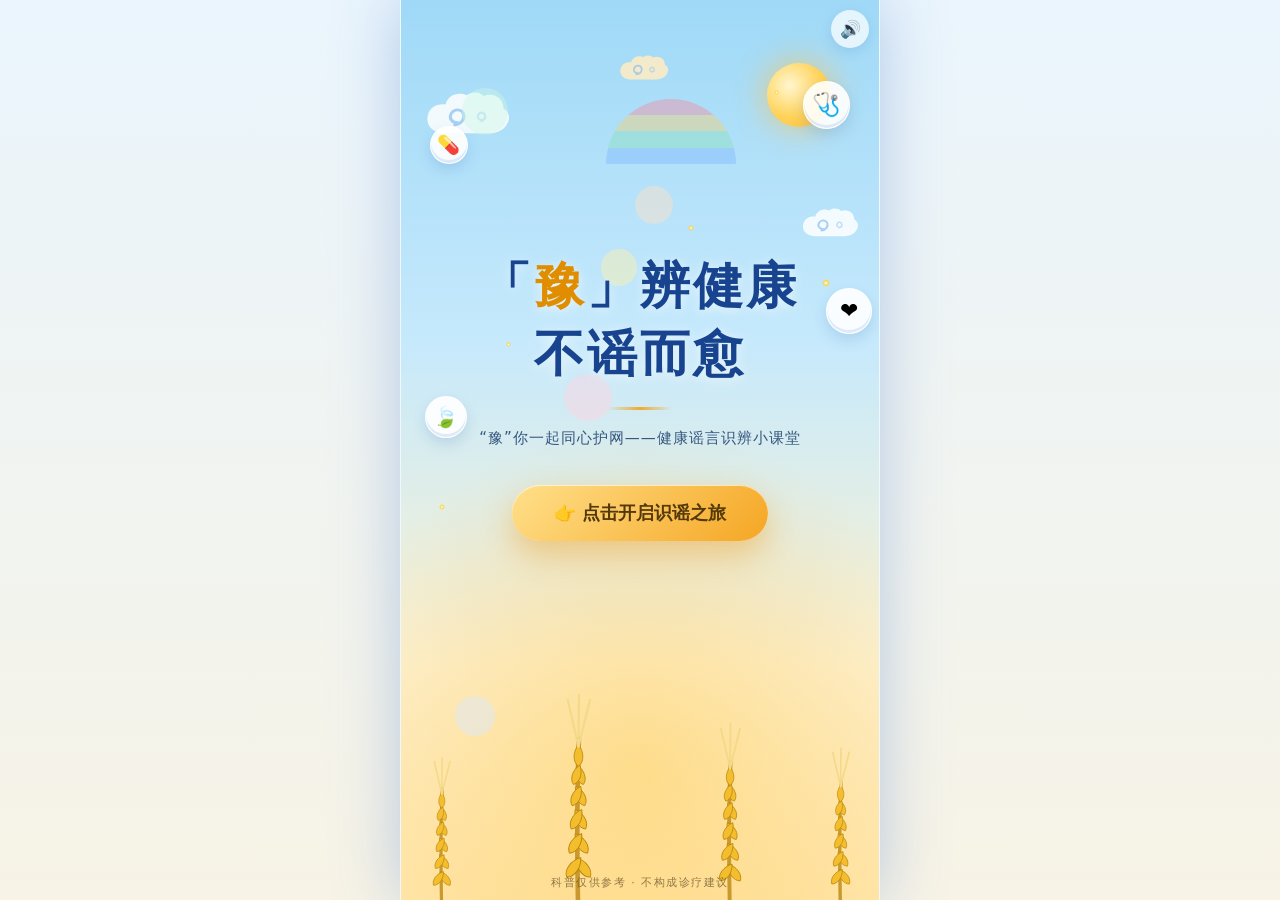
<file: index.html>
<!DOCTYPE html>
<html lang="zh-CN">
<head>
<meta charset="UTF-8">
<meta name="viewport" content="width=device-width,initial-scale=1,maximum-scale=1,user-scalable=no,viewport-fit=cover">
<meta name="format-detection" content="telephone=no">
<meta name="theme-color" content="#9fd9f7">
<meta name="description" content="「豫」辨健康，不谣而愈——健康谣言识辨小课堂。7道判断题，测测你的识谣力，练出一双辨谣的眼睛。">
<meta name="keywords" content="健康谣言,辟谣,识谣,健康科普,河南省网络辟谣">
<meta property="og:type" content="website">
<meta property="og:title" content="「豫」辨健康 · 不谣而愈">
<meta property="og:description" content="7道健康判断题，测测你的识谣力！">
<meta property="og:site_name" content="「豫」辨健康 · 不谣而愈">
<meta name="twitter:card" content="summary">
<meta name="apple-mobile-web-app-capable" content="yes">
<meta name="apple-mobile-web-app-status-bar-style" content="default">
<link rel="icon" href="data:image/svg+xml,%3Csvg%20xmlns='http://www.w3.org/2000/svg'%20viewBox='0%200%2032%2032'%3E%3Crect%20width='32'%20height='32'%20rx='8'%20fill='%231d5bd6'/%3E%3Cpath%20d='M9%2017l5%205%209-11'%20fill='none'%20stroke='%23ffd76a'%20stroke-width='3.5'%20stroke-linecap='round'%20stroke-linejoin='round'/%3E%3C/svg%3E">
<title>「豫」辨健康 · 不谣而愈</title>
<style>
/* ==========================================================================
   「豫」辨健康 · 不谣而愈  —  优化版
   优化点：答案混合 / 错题回顾 / 成绩等级 / 海报分享 / 无障碍 / 性能
   ========================================================================== */
:root{
  --blue-900:#050f33; --blue-800:#0b2663; --blue-700:#14419f; --blue-600:#1d5bd6; --blue-500:#2f74dd;
  --gold:#f5b91e; --gold-2:#ffd76a; --green:#16b566; --red:#e4405f;
  --ink:#1c2b4a;
  --serif:"Noto Serif SC","Source Han Serif SC","STZhongsong","SimSun",serif;
  --safe-b:env(safe-area-inset-bottom,0px);
  --safe-t:env(safe-area-inset-top,0px);
}
*{margin:0;padding:0;box-sizing:border-box;-webkit-tap-highlight-color:transparent}
html,body{height:100%}
body{
  font-family:"PingFang SC","HarmonyOS Sans SC","Microsoft YaHei",system-ui,-apple-system,"Segoe UI",sans-serif;
  background:linear-gradient(180deg,#eaf5fd,#f7f3e6);
  display:flex;justify-content:center;align-items:stretch;overflow:hidden;
  overscroll-behavior:none;
  -webkit-user-select:none;user-select:none;
  -webkit-font-smoothing:antialiased;
}
#stage{position:relative;width:100%;max-width:480px;height:100vh;height:100dvh;overflow:hidden;background:#c6e9fc}
@media (min-width:481px){
  #stage{border-left:1px solid rgba(255,255,255,.7);border-right:1px solid rgba(255,255,255,.7);box-shadow:0 0 60px rgba(70,120,200,.35)}
}
.sr-only{position:absolute;width:1px;height:1px;padding:0;margin:-1px;overflow:hidden;clip:rect(0 0 0 0);white-space:nowrap;border:0}
button{font-family:inherit}
:focus-visible{outline:3px solid #1d5bd6;outline-offset:3px;border-radius:6px}

/* ---------- 页面骨架 ---------- */
.page{
  position:absolute;inset:0;display:flex;flex-direction:column;overflow-y:auto;-webkit-overflow-scrolling:touch;
  overscroll-behavior:contain;
  opacity:0;visibility:hidden;transform:translateY(4%) scale(.996);
  transition:opacity .5s ease,transform .5s ease,visibility .5s;
  /* will-change 常驻会占用显存，仅在过渡期由浏览器自行提升即可 */
}
.page.active{opacity:1;visibility:visible;transform:none;z-index:2}
.page:not(.active){pointer-events:none}
.inner{flex:1;display:flex;flex-direction:column;align-items:center;justify-content:center;text-align:center;position:relative;z-index:3;
  /* 内容层铺满全屏会吞掉装饰泡泡的点击：自身不接收指针事件，交互元素单独恢复 */
  pointer-events:none}
.inner button,.inner a[href],.inner input,.inner select,.inner textarea,.inner label,.inner [role="button"]{pointer-events:auto}

/* 进场动画 */
.anim-up{opacity:0}
.page.active .anim-up{animation:up .7s cubic-bezier(.2,.7,.2,1) both}
.d1{animation-delay:.1s!important}.d2{animation-delay:.22s!important}.d3{animation-delay:.34s!important}
.d4{animation-delay:.46s!important}.d5{animation-delay:.58s!important}
@keyframes up{from{opacity:0;transform:translateY(24px)}to{opacity:1;transform:none}}

/* ---------- 装饰层：统一包裹，裁剪溢出，非活动页暂停动画 ---------- */
.deco{position:absolute;inset:0;z-index:1;overflow:hidden;pointer-events:none}
.page:not(.active) .deco *{animation-play-state:paused!important}
.dot{position:absolute;border-radius:50%;left:var(--x,50%);top:var(--y,50%);width:var(--s,6px);height:var(--s,6px);
  background:radial-gradient(circle,#fff 0%,rgba(255,214,64,.9) 42%,rgba(255,214,64,0) 72%);
  animation:tw var(--t,7s) ease-in-out var(--d,0s) infinite}
@keyframes tw{0%,100%{opacity:.12;transform:translateY(0)}50%{opacity:1;transform:translateY(-14px)}}
.cloud{position:absolute;animation:drift 9s ease-in-out infinite alternate}
@keyframes drift{from{transform:translateX(-13px)}to{transform:translateX(13px)}}
.sun{position:absolute;top:7%;right:10%;width:64px;height:64px;border-radius:50%;
  background:radial-gradient(circle at 35% 35%,#fff6cf,#ffd257 55%,#ffb937);
  box-shadow:0 0 32px rgba(255,193,73,.75);animation:sunGlow 4.5s ease-in-out infinite}
@keyframes sunGlow{0%,100%{transform:scale(1)}50%{transform:scale(1.06)}}
.sunrise{position:absolute;left:50%;bottom:-24%;transform:translateX(-50%);width:150%;height:78%;
  background:radial-gradient(ellipse at 50% 50%,rgba(255,196,64,.42) 0%,rgba(255,178,40,.14) 42%,rgba(255,178,40,0) 68%)}
.wheat{position:absolute;bottom:-4px;transform-origin:50% 100%;animation:sway 5.2s ease-in-out infinite}
@keyframes sway{0%,100%{transform:rotate(-1.5deg)}50%{transform:rotate(1.5deg)}}
.w1{left:3%;height:clamp(96px,20vh,150px);animation-delay:.4s}
.w2{left:29%;height:clamp(140px,30vh,215px)}
.w3{right:24%;height:clamp(120px,26vh,185px);animation-delay:1.3s}
.w4{right:2%;height:clamp(104px,22vh,160px);animation-delay:2s}
/* 云 / 泡泡 / 光斑 / 十字：数量已下调，动画只用 transform + opacity */
.femoji{position:absolute;background:rgba(255,255,255,.9);border-radius:50%;
  display:flex;align-items:center;justify-content:center;border:1.5px solid rgba(255,255,255,.95);
  box-shadow:0 6px 14px rgba(70,120,190,.2),inset 0 -3px 0 rgba(160,190,230,.3);
  animation:bobSway var(--t,7s) ease-in-out var(--d,0s) infinite}
@keyframes bobSway{0%,100%{transform:translate(0,0) rotate(-5deg)}50%{transform:translate(7px,-15px) rotate(5deg)}}
/* 泡泡可戳破互动 */
.femoji{pointer-events:auto;cursor:pointer;-webkit-tap-highlight-color:transparent;touch-action:manipulation}
.femoji:focus-visible{outline:2px solid #4a90d9;outline-offset:2px}
.femoji.pop{animation:popBurst .3s cubic-bezier(.3,.6,.4,1) forwards!important;pointer-events:none}
@keyframes popBurst{0%{transform:scale(1)}35%{transform:scale(1.28)}100%{transform:scale(0);opacity:0}}
.pop-drop{position:absolute;border-radius:50%;pointer-events:none;z-index:2;
  animation:dropFly .6s cubic-bezier(.2,.6,.4,1) forwards}
@keyframes dropFly{from{transform:translate(0,0) scale(1);opacity:.95}to{transform:translate(var(--dx),var(--dy)) scale(.15);opacity:0}}
.pop-plus{position:absolute;pointer-events:none;z-index:2;font-weight:900;font-size:15px;color:#4a90d9;
  text-shadow:0 1px 0 #fff;animation:plusUp .8s ease-out forwards}
@keyframes plusUp{from{transform:translateY(0);opacity:1}to{transform:translateY(-34px);opacity:0}}
.femoji.respawn{animation:respawnIn .45s ease both}
@keyframes respawnIn{from{opacity:0}to{opacity:1}}
.bubble-chip{position:fixed;left:14px;bottom:calc(14px + var(--safe-b,0px));z-index:40;display:none;align-items:center;gap:5px;
  background:rgba(255,255,255,.85);border:1px solid rgba(120,170,220,.5);color:#2a5a8f;
  font-size:12.5px;font-weight:800;padding:6px 12px;border-radius:999px;pointer-events:none;
  box-shadow:0 4px 12px rgba(70,120,190,.18);backdrop-filter:blur(4px)}
.bokeh{position:absolute;border-radius:50%;opacity:.45;
  animation:bokehFloat var(--t,12s) ease-in-out var(--d,0s) infinite alternate}
@keyframes bokehFloat{from{transform:translateY(0) scale(1)}to{transform:translateY(-28px) scale(1.1)}}
.crossx{position:absolute;width:16px;height:16px;animation:crossBob var(--t,8s) ease-in-out var(--d,0s) infinite}
.crossx::before,.crossx::after{content:"";position:absolute;background:#7fb3ea;opacity:.7;border-radius:2px}
.crossx::before{left:5px;top:0;width:6px;height:16px}
.crossx::after{top:5px;left:0;width:16px;height:6px}
@keyframes crossBob{0%,100%{transform:translateY(0) rotate(0)}50%{transform:translateY(-14px) rotate(18deg)}}
.rainbow{position:absolute;top:11%;right:30%;width:130px;height:65px;border-radius:130px 130px 0 0;opacity:.7;
  background:linear-gradient(180deg,rgba(255,128,150,.55) 0 25%,rgba(255,206,96,.55) 25% 50%,rgba(132,222,176,.55) 50% 75%,rgba(122,178,255,.55) 75% 100%)}
.plane{position:absolute;top:15%;left:-170px;width:170px;animation:flyBy 14s linear 2s infinite}
@keyframes flyBy{0%{transform:translate(0,0) rotate(0)}50%{transform:translate(320px,36px) rotate(2deg)}100%{transform:translate(670px,-34px) rotate(-3deg)}}

/* ---------- 第1页 封面 ---------- */
#p1{background:linear-gradient(180deg,#9fd9f7 0%,#c6e9fc 38%,#fdf3d3 74%,#ffe8ae 100%)}
#p1 .inner{padding:calc(44px + var(--safe-t)) 26px calc(150px + var(--safe-b))}
.c1{top:10%;left:4%;width:92px;color:#fff}
.c2{top:23%;right:4%;width:62px;color:#fff;animation-delay:1.2s}
.c3{top:6%;left:45%;width:54px;color:#ffedc2;animation-delay:2.1s}
.badge{color:#8a5a00;border:1px solid rgba(216,160,40,.55);background:rgba(255,255,255,.72);
  font-size:12px;letter-spacing:2px;padding:7px 15px;border-radius:999px;font-weight:700}
.title{font-family:var(--serif);font-size:clamp(36px,10.5vw,50px);font-weight:900;color:#17438f;
  letter-spacing:3px;line-height:1.32;text-shadow:0 2px 12px rgba(255,255,255,.65)}
.title+.title{margin-top:2px}
.yu{color:#e08d00}
.divider{width:64px;height:3px;margin-top:20px;border-radius:3px;background:linear-gradient(90deg,transparent,#f0a92e,transparent)}
.subtitle{margin-top:16px;color:#35567f;font-size:15px;letter-spacing:1px;line-height:1.7}
.cover-btn{margin-top:34px;padding:16px 42px;border:none;border-radius:999px;font-size:18px;font-weight:900;color:#54390a;
  background:linear-gradient(135deg,#ffe08a,#f5a623);cursor:pointer;position:relative;z-index:4;
  box-shadow:0 14px 30px rgba(240,160,40,.45),inset 0 1px 0 rgba(255,255,255,.65);
  animation:pulseGold 2.4s ease-in-out infinite}
@keyframes pulseGold{0%,100%{transform:translateY(0)}50%{transform:translateY(-3px)}}
.best-chip{margin-top:16px;display:none;align-items:center;gap:6px;background:rgba(255,255,255,.78);
  border:1px solid rgba(216,160,40,.45);color:#7a5200;font-size:12.5px;font-weight:800;
  padding:6px 14px;border-radius:999px;letter-spacing:.5px}
.best-chip.on{display:inline-flex}
.mini{position:absolute;bottom:calc(10px + var(--safe-b));left:0;width:100%;text-align:center;
  color:rgba(100,80,40,.72);font-size:11px;letter-spacing:1.5px;z-index:4;pointer-events:none}

/* 音效开关 */
.sound-btn{position:absolute;top:calc(10px + var(--safe-t));right:10px;z-index:50;width:38px;height:38px;
  border:none;border-radius:50%;background:rgba(255,255,255,.72);color:#35567f;font-size:17px;line-height:1;
  cursor:pointer;box-shadow:0 4px 12px rgba(70,120,200,.18);backdrop-filter:blur(4px);-webkit-backdrop-filter:blur(4px)}
.sound-btn[aria-pressed="false"]{opacity:.55}

/* ---------- 第2页 导言 ---------- */
#p2{background:linear-gradient(180deg,#cdeafc 0%,#f2f9ff 55%,#fdf3d8 100%)}
#p2 .inner{padding:34px 30px calc(34px + var(--safe-b))}
.cloud.ib{top:5%;right:6%;width:76px;color:#fff}
.p2-badge{background:#fff;color:var(--blue-600);border:1.5px solid #cfe0ff;font-weight:900;font-size:12.5px;
  padding:7px 17px;border-radius:999px;letter-spacing:3px;box-shadow:0 6px 16px rgba(29,91,214,.08)}
.p2-title{margin-top:22px;font-size:27px;font-weight:900;color:var(--blue-800);line-height:1.55;text-wrap:balance}
.p2-body{margin-top:18px;font-size:16.5px;line-height:2.05;color:#3a4a6b}
.p2-body .hl,.p2-body b.hl{color:#d63a53}
.tip-box{margin-top:24px;background:#eef4ff;border:1.6px dashed #7ea6f0;color:#2a4a8f;border-radius:16px;
  padding:13px 19px;font-size:14.5px;font-weight:700;line-height:1.7;max-width:100%}
.start-btn{margin-top:30px;padding:15px 48px;border:none;border-radius:999px;font-size:18px;font-weight:900;color:#fff;
  background:linear-gradient(135deg,#ff7a59,#e4405f);cursor:pointer;
  box-shadow:0 12px 26px rgba(228,64,95,.35);animation:pulseRed 2.2s ease-in-out infinite}
@keyframes pulseRed{0%,100%{transform:translateY(0)}50%{transform:translateY(-3px)}}

/* ---------- 闯关页 ---------- */
.q-page{
  background:radial-gradient(120% 60% at 50% 0%,rgba(255,255,255,.85),transparent 62%),
             linear-gradient(180deg,#b9e2fb 0%,#dbeefc 52%,#f2f8ff 100%);
}
.q-page::before{content:"";position:absolute;inset:0;pointer-events:none;z-index:0;
  background-image:radial-gradient(rgba(53,109,196,.13) 1.2px,transparent 1.3px);background-size:26px 26px;opacity:.5}
.qd-a{--x:9%;--y:11%;--s:5px;--t:7s;--d:.4s}
.qd-b{--x:85%;--y:24%;--s:6px;--t:8s;--d:1.8s}
.q-head{display:flex;align-items:center;justify-content:space-between;padding:calc(20px + var(--safe-t)) 56px 0 22px;position:relative;z-index:3;pointer-events:none}
.q-tag{background:linear-gradient(135deg,#ffd76a,#f5a623);color:#5a3b00;font-weight:900;font-size:14px;
  padding:7px 15px;border-radius:999px;box-shadow:0 6px 14px rgba(240,160,40,.35);letter-spacing:1px}
.q-count{color:#46689a;font-weight:800;font-size:15px;letter-spacing:1px}
.q-count .dim{opacity:.5;font-weight:600}
.q-bar{margin:12px 22px 0;height:6px;background:rgba(53,109,196,.16);border-radius:99px;overflow:hidden;position:relative;z-index:3;pointer-events:none}
.q-bar i{display:block;height:100%;width:0;background:linear-gradient(90deg,#ffd76a,#f5a623);border-radius:99px;transition:width .5s cubic-bezier(.2,.7,.2,1)}
.q-wrap{flex:1;display:flex;flex-direction:column;justify-content:center;padding:6px 22px calc(28px + var(--safe-b));position:relative;z-index:3;pointer-events:none}
.q-wrap button,.q-head button,.q-bar button{pointer-events:auto}
.q-card{position:relative;background:#fff;border-radius:26px;padding:30px 22px 24px;border:1px solid #e4eefb;
  box-shadow:0 14px 32px rgba(70,120,200,.22)}
.q-card::before,.q-card::after{font-family:var(--serif);font-size:34px;font-weight:900;color:var(--gold);opacity:.9;line-height:1;position:absolute}
.q-card::before{content:"「";top:12px;left:16px}
.q-card::after{content:"」";bottom:10px;right:16px}
.q-text{font-size:21px;font-weight:900;color:var(--ink);line-height:1.65;padding:0 12px;text-wrap:balance}
.ans-row{display:flex;gap:12px;margin-top:24px}
.ans-btn{flex:1;padding:15px 6px;border-radius:16px;font-size:17px;font-weight:800;cursor:pointer;transition:.22s;border:2px solid}
.ans-btn:active{transform:scale(.97)}
.ans-rumor{background:#fff;border-color:#f2aab9;color:#d23a56;box-shadow:0 6px 16px rgba(226,64,95,.12)}
.ans-truth{background:#fff;border-color:#9cc3f5;color:#1d5bd6;box-shadow:0 6px 16px rgba(29,91,214,.12)}
.q-page.answered .ans-btn{opacity:.4;pointer-events:none}
.q-page.answered .ans-btn.chosen-correct{opacity:1;background:linear-gradient(135deg,#14bd6f,#0b9a58);color:#fff;border-color:transparent;box-shadow:0 8px 20px rgba(11,154,88,.35)}
.q-page.answered .ans-btn.chosen-wrong{opacity:1;background:linear-gradient(135deg,#e4405f,#c92c4a);color:#fff;border-color:transparent;box-shadow:0 8px 20px rgba(201,44,74,.35);animation:shake .5s}
.q-page.answered .ans-btn.reveal{opacity:1;box-shadow:0 0 0 3px #14bd6f inset}
@keyframes shake{0%,100%{transform:none}20%{transform:translateX(-7px)}40%{transform:translateX(7px)}60%{transform:translateX(-5px)}80%{transform:translateX(5px)}}
.explain{display:none;margin-top:18px;background:#fff;border-radius:20px;padding:18px 20px;border-left:6px solid var(--gold);
  box-shadow:0 12px 28px rgba(70,120,200,.2)}
.q-page.answered .explain{display:block;animation:up .5s ease both}
.ex-ht{display:flex;align-items:center;gap:8px;font-weight:900;color:var(--ink);font-size:16px}
.ex-ht::after{content:"";flex:1;height:1px;background:linear-gradient(90deg,#e3e9f5,transparent)}
.ex-verdict{display:inline-block;margin-left:4px;font-size:12px;padding:2px 9px;border-radius:99px;font-weight:900;vertical-align:2px}
.ex-verdict.ok{background:rgba(22,181,102,.14);color:#0b9a58}
.ex-verdict.no{background:rgba(228,64,95,.13);color:#c92c4a}
.ex-txt{margin-top:10px;font-size:15.5px;line-height:1.9;color:#33415e}
.ex-txt b.r{color:#e4405f}
.ex-nav{display:flex;align-items:center;justify-content:space-between;gap:10px;margin-top:14px}
.prev-btn{background:none;border:none;color:#5a7397;font-size:14px;font-weight:700;cursor:pointer;padding:6px 4px;letter-spacing:1px}
.next-btn{margin-top:0;padding:15px 34px;border:none;border-radius:999px;font-size:17px;font-weight:900;color:#54390a;
  background:linear-gradient(135deg,#ffd76a,#f5a623);cursor:pointer;box-shadow:0 10px 24px rgba(245,166,35,.35);
  animation:pulseGold 2.2s ease-in-out infinite}
.ex-nav .next-btn{flex:1}
.congrats{display:none;margin-top:16px;text-align:center;border:1.5px dashed var(--gold);border-radius:18px;padding:14px 12px;
  background:linear-gradient(135deg,rgba(255,215,106,.22),rgba(245,185,30,.07))}
.q-page.answered .congrats{display:block;animation:up .55s .12s ease both}
.congrats-t{font-size:18px;font-weight:900;color:#a86a00}
.congrats-s{margin-top:6px;font-size:14px;font-weight:700;color:#8a6a20}
.congrats-s b{font-size:20px;color:#e08a00;padding:0 2px}

/* ---------- 结束页 ---------- */
#pLast{background:linear-gradient(180deg,#9fd9f7 0%,#c9e9fd 32%,#fdf3d3 72%,#ffe8ae 100%)}
#pLast .inner{padding:calc(30px + var(--safe-t)) 22px calc(40px + var(--safe-b))}
#pLast .c1{top:6%;left:5%;width:74px;color:#fff}
#pLast .c2{top:14%;right:4%;width:54px;color:#ffedc2;animation-delay:1.5s}
.p8-eyebrow{color:#8a5a00;border:1px solid rgba(216,160,40,.55);background:rgba(255,255,255,.72);
  font-size:12.5px;letter-spacing:2px;padding:7px 16px;border-radius:999px;font-weight:700}
.p8-title{margin-top:14px;font-family:var(--serif);font-size:clamp(25px,6.8vw,31px);font-weight:900;color:#17438f;
  letter-spacing:2px;line-height:1.4;text-shadow:0 2px 12px rgba(255,255,255,.6)}
/* 成绩环 */
.score-card{margin-top:16px;width:100%;background:#fff;border-radius:22px;padding:18px 18px 16px;
  box-shadow:0 16px 36px rgba(70,120,200,.22);display:flex;align-items:center;gap:16px}
.ring{position:relative;flex:0 0 108px;width:108px;height:108px}
.ring svg{width:108px;height:108px;transform:rotate(-90deg)}
.ring .bg{fill:none;stroke:#e8eef8;stroke-width:9}
.ring .fg{fill:none;stroke:url(#ringGrad);stroke-width:9;stroke-linecap:round;transition:stroke-dashoffset 1s cubic-bezier(.2,.7,.2,1)}
.ring-txt{position:absolute;inset:0;display:flex;flex-direction:column;align-items:center;justify-content:center;line-height:1.1}
.ring-txt b{font-size:27px;color:#e08a00;font-weight:900}
.ring-txt span{font-size:11.5px;color:#7a8aa5;font-weight:700;letter-spacing:1px}
.score-right{flex:1;text-align:left}
.level-name{font-size:22px;font-weight:900;color:var(--blue-700);letter-spacing:1px}
.level-desc{margin-top:6px;font-size:13px;line-height:1.7;color:#54678a}
.level-bar{margin-top:10px;height:7px;border-radius:99px;background:#eef2f9;overflow:hidden}
.level-bar i{display:block;height:100%;width:0;border-radius:99px;background:linear-gradient(90deg,#ffd76a,#f5a623);transition:width 1s cubic-bezier(.2,.7,.2,1)}
.cards{width:100%}
.review-card{margin-top:14px;width:100%;background:#fff;border-radius:20px;padding:16px 18px;
  box-shadow:0 14px 32px rgba(70,120,200,.2);text-align:left}
.review-ht{font-size:16px;font-weight:900;color:var(--ink);display:flex;align-items:center;gap:7px}
.review-ht small{margin-left:auto;font-size:12px;color:#8a9ab5;font-weight:700}
.review-empty{margin-top:12px;font-size:14px;line-height:1.85;color:#0b9a58;font-weight:700;text-align:center;
  background:rgba(22,181,102,.09);border-radius:14px;padding:14px 12px}
.review-item{margin-top:12px;padding:12px 13px;border-radius:14px;background:#fff7f8;border-left:4px solid #e4405f}
.review-q{font-size:14.5px;font-weight:800;color:#3a4a6b;line-height:1.6}
.review-a{margin-top:6px;font-size:13px;color:#c92c4a;font-weight:800}
.review-a em{font-style:normal;color:#0b9a58}
.tips-card{margin-top:14px;background:#fff;border-radius:22px;padding:16px 18px 6px;width:100%;box-shadow:0 16px 36px rgba(70,120,200,.22)}
.tips-ht{font-size:16.5px;font-weight:900;color:var(--ink);margin-bottom:2px}
.tip-item{display:flex;gap:12px;align-items:flex-start;padding:12px 2px;border-bottom:1px dashed #e8edf7}
.tip-item:last-child{border-bottom:none}
.tip-ico{flex:0 0 36px;height:36px;border-radius:12px;background:linear-gradient(135deg,#eaf2ff,#fdf4de);
  display:flex;align-items:center;justify-content:center;font-size:18px}
.tip-txt{font-size:14px;line-height:1.85;color:#3a4a6b;text-align:left}
.tip-txt b{color:var(--blue-600)}
.notice{margin-top:14px;width:100%;background:rgba(255,196,60,.18);border:1.6px dashed rgba(216,150,20,.65);border-radius:16px;
  padding:12px 15px;color:#7a5200;font-size:12.5px;font-weight:800;line-height:1.85;text-align:center}
.btn-row{display:flex;gap:10px;width:100%;margin-top:16px}
.share-btn{flex:1;padding:16px;border:none;border-radius:999px;font-size:16.5px;font-weight:900;color:#54390a;
  background:linear-gradient(135deg,#ffe08a,#f5a623);cursor:pointer;box-shadow:0 12px 26px rgba(240,160,40,.42);
  animation:pulseGold 2.4s ease-in-out infinite}
.poster-btn{flex:0 0 auto;padding:16px 20px;border:2px solid rgba(216,160,40,.6);border-radius:999px;font-size:16px;
  font-weight:900;color:#8a5a00;background:rgba(255,255,255,.8);cursor:pointer}
.restart-btn{margin-top:14px;background:none;border:none;color:#5a7397;font-size:14px;font-weight:700;
  cursor:pointer;letter-spacing:2px;padding:6px 10px}
.mini2{margin-top:14px;color:rgba(80,105,150,.68);font-size:11px;letter-spacing:1.5px;text-align:center;line-height:1.8}

/* ---------- 弹窗 / 提示 ---------- */
.overlay{position:absolute;inset:0;z-index:60;display:flex;align-items:center;justify-content:center;padding:20px;
  background:rgba(30,60,115,.58);backdrop-filter:blur(5px);-webkit-backdrop-filter:blur(5px);
  opacity:0;visibility:hidden;transition:.26s}
.overlay.show{opacity:1;visibility:visible}
.popup{width:min(84%,320px);background:#fff;border-radius:26px;padding:30px 24px 26px;text-align:center;
  transform:scale(.84);transition:transform .32s cubic-bezier(.34,1.56,.64,1)}
.overlay.show .popup{transform:scale(1)}
.pop-emoji{font-size:54px;line-height:1}
.pop-title{font-size:23px;font-weight:900;margin-top:12px;letter-spacing:1px}
.overlay.good .pop-title{color:var(--green)}
.overlay.bad .pop-title{color:var(--red)}
.pop-sub{font-size:14.5px;color:#5a6a8a;margin-top:9px;line-height:1.65}
.pop-btn{margin-top:20px;width:100%;padding:14px;border:none;border-radius:999px;font-size:16.5px;font-weight:900;color:#fff;cursor:pointer}
.overlay.good .pop-btn{background:linear-gradient(135deg,#17bf6d,#0c9a56);box-shadow:0 10px 22px rgba(12,154,86,.32)}
.overlay.bad .pop-btn{background:linear-gradient(135deg,#ee5c77,#d02e4f);box-shadow:0 10px 22px rgba(208,46,79,.32)}
/* 海报 */
.poster-pop{width:min(88%,340px);max-height:86%;display:flex;flex-direction:column;align-items:center}
.poster-pop img{width:100%;max-height:62vh;object-fit:contain;border-radius:18px;box-shadow:0 16px 36px rgba(10,30,70,.35);background:#fff}
.poster-tip{margin-top:14px;color:#eaf2ff;font-size:13.5px;font-weight:800;letter-spacing:1px;text-align:center;line-height:1.7}
.poster-actions{margin-top:12px;display:flex;gap:10px}
.poster-actions button{padding:11px 22px;border:none;border-radius:999px;font-size:14.5px;font-weight:900;cursor:pointer}
#posterSave{background:linear-gradient(135deg,#ffe08a,#f5a623);color:#54390a}
#posterClose{background:rgba(255,255,255,.22);color:#fff}
/* 微信分享引导 */
#wxGuide{z-index:70;background:rgba(10,22,54,.78);align-items:flex-start;justify-content:flex-end}
#wxGuide .wx-arrow{position:absolute;top:calc(14px + var(--safe-t));right:24px;font-size:44px;line-height:1;
  animation:wxBob 1.4s ease-in-out infinite}
@keyframes wxBob{0%,100%{transform:translate(0,0)}50%{transform:translate(-6px,-8px)}}
#wxGuide .wx-txt{margin:0 auto 22%;text-align:center;color:#fff}
#wxGuide .wx-txt b{display:block;font-size:22px;font-weight:900;letter-spacing:1px}
#wxGuide .wx-txt span{display:block;margin-top:10px;font-size:14.5px;color:#c8d8f0;line-height:1.8}
#toast{position:absolute;left:50%;bottom:13%;transform:translateX(-50%) translateY(10px);background:rgba(10,22,54,.93);
  color:#fff;padding:10px 19px;border-radius:999px;font-size:13.5px;opacity:0;transition:.3s;z-index:80;pointer-events:none;
  max-width:80%;text-align:center}
#toast.show{opacity:1;transform:translateX(-50%)}

/* ---------- 小屏适配 ---------- */
@media (max-height:680px){
  .title{font-size:clamp(30px,9vw,40px)}
  #p1 .inner{padding:calc(28px + var(--safe-t)) 24px calc(118px + var(--safe-b))}
  .q-text{font-size:19px}
  .q-card{padding:24px 18px 20px}
  .ex-txt{font-size:14.5px;line-height:1.8}
  .tip-txt{font-size:13px;line-height:1.7}
  #pLast .inner{padding:22px 18px calc(28px + var(--safe-b))}
  .ring,.ring svg{width:92px;height:92px}
  .ring{flex-basis:92px}
  .level-name{font-size:19px}
}
/* ---------- 减少动效 ---------- */
@media (prefers-reduced-motion:reduce){
  *,*::before,*::after{animation-duration:.001ms!important;animation-iteration-count:1!important;transition-duration:.001ms!important}
  .cover-btn,.start-btn,.next-btn,.share-btn{animation:none!important}
}
</style>
</head>
<body>

<!-- SVG 装饰定义：祥云 / 麦穗 / 麦粒 / 小飞机 -->
<svg width="0" height="0" style="position:absolute" aria-hidden="true" focusable="false">
  <defs>
    <linearGradient id="ringGrad" x1="0" y1="0" x2="1" y2="1">
      <stop offset="0" stop-color="#ffd76a"/><stop offset="1" stop-color="#f5a623"/>
    </linearGradient>
    <g id="cloudDef">
      <path d="M104 66 H38 C18 66 8 52 12 38 C15 26 27 20 39 22 C42 8 58 2 71 8 C78 2 90 2 97 9 C112 3 127 12 127 28 C136 32 138 44 132 52 C128 60 118 66 104 66 Z" fill="currentColor" opacity=".85"/>
      <path d="M58 50 C48 50 43 42 48 35 C53 28 63 29 66 36 C69 44 63 52 53 53" fill="none" stroke="#8ec2ef" stroke-width="4.5" stroke-linecap="round" opacity=".75"/>
      <path d="M95 46 C89 46 86 41 89 37 C92 33 98 34 99 39 C100 43 97 46 93 47" fill="none" stroke="#8ec2ef" stroke-width="3.4" stroke-linecap="round" opacity=".5"/>
    </g>
    <path id="grainDef" d="M0 0 C-7 9 -7 21 0 26 C7 21 7 9 0 0 Z"/>
    <g id="wheatDef">
      <path d="M41 230 C40 176 40 106 42 54" fill="none" stroke="#c9992e" stroke-width="5" stroke-linecap="round"/>
      <g fill="#f4bd2e" stroke="#b8860b" stroke-width="1">
        <use href="#grainDef" xlink:href="#grainDef" transform="translate(39,182) rotate(-36)"/>
        <use href="#grainDef" xlink:href="#grainDef" transform="translate(44,182) rotate(36)"/>
        <use href="#grainDef" xlink:href="#grainDef" transform="translate(38,156) rotate(-32) scale(.96)"/>
        <use href="#grainDef" xlink:href="#grainDef" transform="translate(45,156) rotate(32) scale(.96)"/>
        <use href="#grainDef" xlink:href="#grainDef" transform="translate(38,130) rotate(-28) scale(.92)"/>
        <use href="#grainDef" xlink:href="#grainDef" transform="translate(45,130) rotate(28) scale(.92)"/>
        <use href="#grainDef" xlink:href="#grainDef" transform="translate(39,105) rotate(-24) scale(.88)"/>
        <use href="#grainDef" xlink:href="#grainDef" transform="translate(44,105) rotate(24) scale(.88)"/>
        <use href="#grainDef" xlink:href="#grainDef" transform="translate(40,82) rotate(-18) scale(.85)"/>
        <use href="#grainDef" xlink:href="#grainDef" transform="translate(43,82) rotate(18) scale(.85)"/>
        <use href="#grainDef" xlink:href="#grainDef" transform="translate(41.5,60) rotate(0) scale(.9)"/>
      </g>
      <g stroke="#f4d98a" stroke-width="2.4" stroke-linecap="round" fill="none">
        <path d="M41.5 62 L30 12"/><path d="M41.5 62 L42 6"/><path d="M41.5 62 L54 12"/>
      </g>
    </g>
    <g id="planeDef">
      <path d="M4 66 C 30 64, 52 52, 72 42" fill="none" stroke="#ffffff" stroke-width="3" stroke-linecap="round" stroke-dasharray="1 8" opacity=".95"/>
      <g transform="translate(72,24) rotate(12) scale(.5)">
        <path d="M96 4 L4 32 L48 46 Z" fill="#ffffff" stroke="#7fa6d9" stroke-width="3" stroke-linejoin="round"/>
        <path d="M48 46 L42 62 L60 48 Z" fill="#e4eefa" stroke="#7fa6d9" stroke-width="3" stroke-linejoin="round"/>
      </g>
    </g>
  </defs>
</svg>

<div id="stage">

  <!-- 音效开关：置于舞台层，全流程可用 -->
  <button class="sound-btn" id="soundBtn" type="button" aria-pressed="true" aria-label="音效开关" title="音效开关">🔊</button>

  <!-- ============ 封面 ============ -->
  <section class="page active" id="p1" aria-label="封面">
    <div class="deco"></div>
    <div class="inner">
      <h1 class="title anim-up">「<span class="yu">豫</span>」辨健康</h1>
      <p class="title anim-up d2">不谣而愈</p>
      <div class="divider anim-up d2"></div>
      <p class="subtitle anim-up d3">“豫”你一起同心护网——健康谣言识辨小课堂</p>
      <button class="cover-btn anim-up d4" type="button" id="coverBtn">👉 点击开启识谣之旅</button>
      <div class="best-chip" id="bestChip" aria-live="polite"></div>
    </div>
    <div class="mini anim-up d5">科普仅供参考 · 不构成诊疗建议</div>
  </section>

  <!-- ============ 导言 ============ -->
  <section class="page" id="p2" aria-label="写在前面">
    <div class="deco"></div>
    <div class="inner">
      <div class="p2-badge anim-up">写 在 前 面</div>
      <h2 class="p2-title anim-up d1">网上的健康说法，<br>真的都靠谱吗？</h2>
      <p class="p2-body anim-up d2">
        刷短视频、浏览朋友圈的时候，<br>
        我们总能看到五花八门的“养生秘方”“医学忠告”。<br>
        但很多广为流传的说法，其实都是<b class="hl">网络谣言</b>！
      </p>
      <p class="p2-body anim-up d3">作为医学生，我们希望用所学知识，<br>帮大家擦亮双眼，科学辨谣。</p>
      <div class="tip-box anim-up d4">💡 接下来有 <span id="qTotalTip">7</span> 道判断题，一起来闯关吧！</div>
      <button class="start-btn anim-up d5" type="button" id="startBtn">开始闯关 🚩</button>
    </div>
  </section>

  <!-- 闯关页由 JS 动态生成，插入此处 -->

  <!-- ============ 结束页 ============ -->
  <section class="page" id="pLast" aria-label="挑战结果">
    <div class="deco"></div>
    <div class="inner">
      <div class="p8-eyebrow anim-up">同心护网 · 共同倡议</div>
      <h2 class="p8-title anim-up d1">「<span class="yu">豫</span>」你一起，同心护网</h2>

      <div class="score-card anim-up d2">
        <div class="ring">
          <svg viewBox="0 0 108 108" aria-hidden="true">
            <circle class="bg" cx="54" cy="54" r="46"></circle>
            <circle class="fg" id="ringFg" cx="54" cy="54" r="46" stroke-dasharray="289" stroke-dashoffset="289"></circle>
          </svg>
          <div class="ring-txt"><b id="ringScore">0</b><span id="ringTotal">/ 7 题</span></div>
        </div>
        <div class="score-right">
          <div class="level-name" id="levelName">—</div>
          <div class="level-desc" id="levelDesc">正在统计…</div>
          <div class="level-bar"><i id="levelBar"></i></div>
        </div>
      </div>

      <div class="review-card anim-up d3">
        <div class="review-ht">🧠 识谣盲区自查 <small id="reviewCount"></small></div>
        <div id="reviewBody"></div>
      </div>

      <div class="tips-card anim-up d4">
        <div class="tips-ht">📌 防谣小锦囊</div>
        <div class="tip-item"><div class="tip-ico">🔍</div><div class="tip-txt">看到网传“医学忠告”，优先查阅<b>科普中国、河南省网络辟谣平台</b>等权威来源；</div></div>
        <div class="tip-item"><div class="tip-ico">🚫</div><div class="tip-txt">不随意转发<b>无明确出处</b>的养生消息；</div></div>
        <div class="tip-item"><div class="tip-ico">🏥</div><div class="tip-txt">身体不适<b>及时就医</b>，不要轻信网上“神药偏方”；</div></div>
        <div class="tip-item"><div class="tip-ico">💡</div><div class="tip-txt">理性上网、科学求真，<b>不信谣、不传谣、不造谣</b>！</div></div>
      </div>

      <div class="notice anim-up d5">⚠️ 本内容经AI技术辅助生成<br>科普仅供参考，不能替代专业医疗建议</div>

      <div class="btn-row anim-up d5">
        <button class="share-btn" id="shareBtn" type="button">转发给亲友，一起科学辨谣！</button>
        <button class="poster-btn" id="posterBtn" type="button" aria-label="生成成绩海报">🖼️ 海报</button>
      </div>
      <button class="restart-btn anim-up d5" id="restartBtn" type="button">↺ 重新挑战</button>
      <div class="mini2 anim-up d5">「豫」辨健康 · 不谣而愈<br>2026年度河南省互联网辟谣优秀作品征集</div>
    </div>
  </section>

  <!-- 答题反馈弹窗 -->
  <div class="overlay" id="overlay" role="dialog" aria-modal="true" aria-labelledby="popTitle" aria-hidden="true">
    <div class="popup">
      <div class="pop-emoji" id="popEmoji">✅</div>
      <div class="pop-title" id="popTitle">回答正确！</div>
      <div class="pop-sub" id="popSub">没错，这就是一条网络谣言</div>
      <button class="pop-btn" id="popBtn" type="button">查看科学解析 →</button>
    </div>
  </div>

  <!-- 海报弹窗 -->
  <div class="overlay" id="posterOverlay" role="dialog" aria-modal="true" aria-label="成绩海报" aria-hidden="true">
    <div class="poster-pop">
      <img id="posterImg" alt="识谣挑战成绩海报">
      <div class="poster-tip" id="posterTip">长按图片保存，转发给亲友一起辨谣</div>
      <div class="poster-actions">
        <button id="posterSave" type="button">下载海报</button>
        <button id="posterClose" type="button">关闭</button>
      </div>
    </div>
  </div>

  <!-- 微信分享引导 -->
  <div class="overlay" id="wxGuide" role="dialog" aria-modal="true" aria-label="分享引导" aria-hidden="true">
    <div class="wx-arrow" aria-hidden="true">☝️</div>
    <div class="wx-txt">
      <b>点击右上角「···」</b>
      <span>选择「发送给朋友」或「分享到朋友圈」<br>让亲友一起来辨谣</span>
    </div>
  </div>

  <div id="toast" role="status" aria-live="polite"></div>
  <div class="sr-only" id="live" aria-live="polite"></div>
</div>

<noscript>
  <div style="padding:40px 24px;text-align:center;font-size:16px;line-height:2;color:#1c2b4a">
    本页需要在支持 JavaScript 的浏览器中打开 🙂<br>请用手机浏览器或微信打开体验。
  </div>
</noscript>

<script>
/* ==========================================================================
   1) 题库：answers 混合（原 5 题均为“谣言”，此处保留全部原题，
      并新增 2 道“真相”题，使答案分布为 谣言/真相 混合，答题不再能靠套路得分）
   ========================================================================== */
var QUESTIONS = [
  {
    q: '生姜擦头皮，可以生发防脱发？',
    a: 'rumor',
    ex: '<b class="r">❗谣言！</b>生姜中的6-姜酚反而有可能抑制毛囊生长，甚至刺激头皮、加重皮炎。脱发请前往正规医院皮肤科就诊，不要迷信民间偏方。',
    brief: '生姜中的6-姜酚可能抑制毛囊生长，还会刺激头皮'
  },
  {
    q: '勤洗手、常通风，能有效降低呼吸道传染病风险？',
    a: 'truth',
    ex: '<b>✅ 真相。</b>呼吸道病原体主要通过飞沫和接触传播。规范洗手、开窗通风是成本最低、证据最充分的日常防护手段之一，值得坚持。',
    brief: '规范洗手＋开窗通风，是证据最充分的基础防护'
  },
  {
    q: '换季输液通血管，可以预防心脑血管病？',
    a: 'rumor',
    ex: '<b class="r">❗谣言！</b>血管不存在“定期冲洗”的说法。盲目输液不仅不能疏通血管，还可能引发过敏、静脉炎、加重心脏负荷。保护血管需要遵医嘱、规律作息、均衡饮食。',
    brief: '血管不存在“定期冲洗”，盲目输液反而有风险'
  },
  {
    q: '按摩淋巴结，可以给身体排毒？',
    a: 'rumor',
    ex: '<b class="r">❗谣言！</b>淋巴结是人体的免疫器官，并不是“排毒通道”。用力揉搓按压，可能造成软组织损伤、炎症扩散。人体代谢废物主要依靠肝脏、肾脏完成。',
    brief: '淋巴结是免疫器官，不是“排毒通道”'
  },
  {
    q: '成年人每天睡够7~8小时，有助于维持正常免疫力？',
    a: 'truth',
    ex: '<b>✅ 真相。</b>睡眠是免疫系统修复与调节的重要时段，长期睡眠不足与感染风险升高、免疫功能下降相关。规律作息本身，就是性价比最高的健康投资。',
    brief: '长期睡眠不足会削弱免疫功能，规律作息很重要'
  },
  {
    q: '喝高度白酒，可以杀菌抗病毒？',
    a: 'rumor',
    ex: '<b class="r">❗谣言！</b>只有75%医用酒精可用于体外消毒，喝进体内的白酒无法杀灭病毒，反而会损伤消化道黏膜，加重肝肾负担。',
    brief: '只有75%医用酒精能用于体外消毒，喝进去没用'
  },
  {
    q: '晚上11点不睡，肝脏就无法排毒？',
    a: 'rumor',
    ex: '<b class="r">❗谣言！</b>肝脏24小时不间断进行代谢解毒，不存在固定“排毒时辰”。当然熬夜确实损害健康，但不必被时辰论过度焦虑。',
    brief: '肝脏24小时都在代谢解毒，没有固定“排毒时辰”'
  }
];

var LEVELS = [
  { min: 1,    name: '🏆 辟谣达人',   desc: '全部答对！你的辨谣眼力已满级，快把这份清醒传递给身边的人。' },
  { min: 0.85, name: '🥇 辨谣高手',   desc: '几乎全中！偶有疏漏，但只要保持“先怀疑、再查证”的习惯，你就是朋友圈的辟谣担当。' },
  { min: 0.6,  name: '🥈 识谣能手',   desc: '基础不错！个别说法还能骗到你，建议重点关注“排毒”“输液通血管”这类高频套路。' },
  { min: 0.4,  name: '🌱 初出茅庐',   desc: '有辨谣意识，但套路识别还不够。多看看权威科普，进步会很快。' },
  { min: 0,    name: '📚 仍需修炼',   desc: '别灰心！这些说法本就刻意写得“很像真的”。记住锦囊里的四条，下次一定进步。' }
];

var SHUFFLE = true;          // 每次挑战题目顺序随机，提升重玩价值
var STORE_KEY = 'yubian_v2_best';
var SOUND_KEY = 'yubian_v2_sound';

/* ==========================================================================
   2) 工具
   ========================================================================== */
function $(s, r){ return (r || document).querySelector(s); }
function $$(s, r){ return Array.prototype.slice.call((r || document).querySelectorAll(s)); }
function rand(a, b){ return a + Math.random() * (b - a); }
function fmt(n){ return Math.round(n * 10) / 10; }
function shuffle(arr){
  var a = arr.slice();
  for(var i = a.length - 1; i > 0; i--){
    var j = Math.floor(Math.random() * (i + 1));
    var t = a[i]; a[i] = a[j]; a[j] = t;
  }
  return a;
}
var reduceMotion = window.matchMedia && matchMedia('(prefers-reduced-motion: reduce)').matches;
var isWeChat = /MicroMessenger/i.test(navigator.userAgent);

/* 轻量音效（WebAudio 生成，无外部资源；可开关） */
var sound = (function(){
  var ctx = null, on = true;
  try { on = localStorage.getItem(SOUND_KEY) !== '0'; } catch(e){}
  function ensure(){
    if(ctx) return ctx;
    var AC = window.AudioContext || window.webkitAudioContext;
    if(!AC) return null;
    try { ctx = new AC(); } catch(e){ ctx = null; }
    return ctx;
  }
  function tone(freq, dur, delay, vol){
    var c = ensure(); if(!c || !on) return;
    if(c.state === 'suspended'){ try{ c.resume(); }catch(e){} }
    var t0 = c.currentTime + (delay || 0);
    var o = c.createOscillator(), g = c.createGain();
    o.type = 'sine'; o.frequency.value = freq;
    g.gain.setValueAtTime(0, t0);
    g.gain.linearRampToValueAtTime(vol || 0.06, t0 + 0.02);
    g.gain.exponentialRampToValueAtTime(0.0001, t0 + dur);
    o.connect(g); g.connect(c.destination);
    o.start(t0); o.stop(t0 + dur + 0.02);
  }
  function pop(){
    var c = ensure(); if(!c || !on) return;
    if(c.state === 'suspended'){ try{ c.resume(); }catch(e){} }
    var t0 = c.currentTime;
    var o = c.createOscillator(), g = c.createGain();
    o.type = 'triangle';
    o.frequency.setValueAtTime(900, t0);
    o.frequency.exponentialRampToValueAtTime(160, t0 + .12);
    g.gain.setValueAtTime(.09, t0);
    g.gain.exponentialRampToValueAtTime(.0001, t0 + .15);
    o.connect(g); g.connect(c.destination);
    o.start(t0); o.stop(t0 + .17);
  }
  return {
    correct: function(){ tone(880, .16, 0, .06); tone(1320, .22, .1, .05); },
    wrong:   function(){ tone(320, .22, 0, .05); tone(220, .28, .12, .05); },
    finish:  function(){ tone(660, .18, 0, .05); tone(880, .18, .12, .05); tone(1180, .3, .24, .05); },
    pop:     pop,
    isOn:    function(){ return on; },
    set:     function(v){ on = v; try{ localStorage.setItem(SOUND_KEY, v ? '1' : '0'); }catch(e){} }
  };
})();

/* ==========================================================================
   3) 背景装饰：只在活动页渲染一次，非活动页动画自动暂停
   ========================================================================== */
var NS = 'http://www.w3.org/2000/svg';
function addCloud(page, i){
  var c = document.createElementNS(NS, 'svg');
  c.setAttribute('viewBox', '0 0 140 72');
  c.setAttribute('class', 'cloud');
  c.setAttribute('aria-hidden', 'true');
  var u = document.createElementNS(NS, 'use');
  u.setAttribute('href', '#cloudDef');
  u.setAttributeNS('http://www.w3.org/1999/xlink', 'xlink:href', '#cloudDef');
  c.appendChild(u);
  c.style.top = fmt(rand(4, 16)) + '%';
  c.style.width = fmt(rand(48, 70)) + 'px';
  c.style.color = '#ffffff';
  c.style.animationDuration = fmt(rand(8, 13)) + 's';
  if(i % 2 === 0) c.style.left = fmt(rand(3, 12)) + '%';
  else c.style.right = fmt(rand(3, 12)) + '%';
  page.appendChild(c);
}
var POS = [['6%','14%'],['84%','9%'],['89%','32%'],['5%','44%'],['78%','60%'],['9%','68%']];
/* 泡泡戳破：炸开 + 水珠粒子 + 计数彩蛋，约 2.6s 后原位重新冒出 */
var popCount = 0, chip = null;
function getChip(){
  if(chip) return chip;
  chip = document.createElement('div');
  chip.className = 'bubble-chip'; chip.id = 'bubbleChip';
  chip.setAttribute('aria-live', 'polite');
  document.body.appendChild(chip);
  return chip;
}
function popBubble(b){
  if(b.classList.contains('pop')) return;
  b.classList.add('pop');
  sound.pop();
  if(navigator.vibrate){ try{ navigator.vibrate(12); }catch(e){} }
  var deco = b.parentNode;
  var cx = b.offsetLeft + b.offsetWidth / 2, cy = b.offsetTop + b.offsetHeight / 2;
  for(var k = 0; k < 8; k++){
    var ang = (Math.PI * 2 * k) / 8 + rand(-.25, .25), dist = rand(26, 52);
    var dr = document.createElement('div');
    dr.className = 'pop-drop'; dr.setAttribute('aria-hidden', 'true');
    var sz = rand(5, 9);
    dr.style.cssText = 'left:' + fmt(cx - sz / 2) + 'px;top:' + fmt(cy - sz / 2) + 'px;width:' + fmt(sz) +
      'px;height:' + fmt(sz) + 'px;background:' + (k % 2 ? 'rgba(255,255,255,.95)' : 'rgba(190,225,255,.95)') +
      ';--dx:' + fmt(Math.cos(ang) * dist) + 'px;--dy:' + fmt(Math.sin(ang) * dist + rand(8, 22)) + 'px';
    deco.appendChild(dr);
    setTimeout(function(el){ return function(){ el.remove(); }; }(dr), 650);
  }
  var plus = document.createElement('div');
  plus.className = 'pop-plus'; plus.textContent = '+1';
  plus.style.cssText = 'left:' + fmt(b.offsetLeft + b.offsetWidth / 2 - 10) + 'px;top:' + fmt(b.offsetTop - 6) + 'px';
  deco.appendChild(plus);
  setTimeout(function(el){ return function(){ el.remove(); }; }(plus), 850);
  popCount++;
  var cEl = getChip();
  cEl.textContent = '🫧 已戳破 ' + popCount + ' 个泡泡';
  cEl.style.display = 'flex';
  setTimeout(function(){
    b.classList.remove('pop');
    b.classList.add('respawn');
    setTimeout(function(){ b.classList.remove('respawn'); }, 500);
  }, 2600);
}
function addBubbles(page, set){
  set.forEach(function(em, i){
    var p = POS[i % POS.length], s = rand(34, 48);
    var b = document.createElement('div');
    b.className = 'femoji';
    b.textContent = em;
    b.setAttribute('aria-hidden', 'true');
    b.style.cssText = 'left:' + p[0] + ';top:' + p[1] + ';width:' + fmt(s) + 'px;height:' + fmt(s) +
      'px;font-size:' + fmt(s * .48) + 'px;--t:' + fmt(rand(5, 8)) + 's;--d:' + fmt(rand(0, 3)) + 's';
    b.addEventListener('click', function(){ popBubble(b); });
    page.appendChild(b);
  });
}
var COL = ['#ffd3e0','#fff0a8','#c9f5e2','#d9e7ff','#ffdfc4','#e6d9ff'];
function addBokeh(page, n){
  for(var k = 0; k < n; k++){
    var sz = rand(22, 56), d = document.createElement('div');
    d.className = 'bokeh';
    d.setAttribute('aria-hidden', 'true');
    d.style.cssText = 'left:' + fmt(rand(3, 88)) + '%;top:' + fmt(rand(5, 80)) + '%;width:' + fmt(sz) +
      'px;height:' + fmt(sz) + 'px;background:' + COL[k % COL.length] + ';--t:' + fmt(rand(9, 15)) + 's;--d:'
      + fmt(rand(0, 5)) + 's';
    page.appendChild(d);
  }
}
var XP = [['16%','9%'],['90%','55%'],['78%','16%'],['12%','55%']];
function addCross(page, n){
  for(var k = 0; k < n; k++){
    var c = document.createElement('div');
    c.className = 'crossx';
    c.setAttribute('aria-hidden', 'true');
    c.style.cssText = 'left:' + XP[k][0] + ';top:' + XP[k][1] + ';--t:' + fmt(rand(6, 10)) + 's;--d:' + fmt(rand(0, 3)) + 's';
    page.appendChild(c);
  }
}
function addCoverArt(page){
  var sun = document.createElement('div'); sun.className = 'sun'; sun.setAttribute('aria-hidden', 'true');
  var sr = document.createElement('div'); sr.className = 'sunrise'; sr.setAttribute('aria-hidden', 'true');
  var rb = document.createElement('div'); rb.className = 'rainbow'; rb.setAttribute('aria-hidden', 'true');
  page.appendChild(sr); page.appendChild(sun); page.appendChild(rb);
  var pl = document.createElementNS(NS, 'svg');
  pl.setAttribute('class', 'plane'); pl.setAttribute('viewBox', '0 0 200 80'); pl.setAttribute('aria-hidden', 'true');
  var pu = document.createElementNS(NS, 'use');
  pu.setAttribute('href', '#planeDef');
  pu.setAttributeNS('http://www.w3.org/1999/xlink', 'xlink:href', '#planeDef');
  pl.appendChild(pu); page.appendChild(pl);
  [[10,4,92,'c1'],[23,4,62,'c2'],[6,45,54,'c3']].forEach(function(v){
    var s = document.createElementNS(NS, 'svg');
    s.setAttribute('class', 'cloud ' + v[3]);
    s.setAttribute('viewBox', '0 0 140 72');
    s.setAttribute('aria-hidden', 'true');
    s.style.top = v[0] + '%';
    s.style.width = v[2] + 'px';
    if(v[3] === 'c2'){ s.style.right = v[1] + '%'; } else { s.style.left = v[1] + '%'; }
    s.style.color = v[3] === 'c3' ? '#ffedc2' : '#ffffff';
    var u = document.createElementNS(NS, 'use');
    u.setAttribute('href', '#cloudDef');
    u.setAttributeNS('http://www.w3.org/1999/xlink', 'xlink:href', '#cloudDef');
    s.appendChild(u); page.appendChild(s);
  });
  var wheat = [[3,96,150,.4],[29,140,215,0],[24,120,185,1.3],[2,104,160,2]];
  wheat.forEach(function(w, i){
    var s = document.createElementNS(NS, 'svg');
    s.setAttribute('class', 'wheat w' + (i + 1));
    s.setAttribute('viewBox', '0 0 84 232');
    s.setAttribute('aria-hidden', 'true');
    s.style.animationDelay = w[3] + 's';
    if(i < 2) s.style.left = w[0] + '%'; else s.style.right = w[0] + '%';
    s.style.height = 'clamp(' + w[1] + 'px,' + (w[2] / 7.2) + 'vh,' + w[2] + 'px)';
    var u = document.createElementNS(NS, 'use');
    u.setAttribute('href', '#wheatDef');
    u.setAttributeNS('http://www.w3.org/1999/xlink', 'xlink:href', '#wheatDef');
    s.appendChild(u); page.appendChild(s);
  });
  [['12%','15%','7px','6.5s','.3s'],['78%','10%','5px','7.5s','1.1s'],['88%','31%','8px','8.5s','2s'],
   ['22%','38%','5px','7s','.7s'],['60%','25%','6px','6s','1.6s'],['8%','56%','6px','9s','.9s']]
   .forEach(function(d){
     var e = document.createElement('div');
     e.className = 'dot'; e.setAttribute('aria-hidden', 'true');
     e.style.cssText = '--x:' + d[0] + ';--y:' + d[1] + ';--s:' + d[2] + ';--t:' + d[3] + ';--d:' + d[4];
     page.appendChild(e);
   });
}
function decorate(page, type){
  var d = $('.deco', page); if(!d || d.dataset.done) return;
  d.dataset.done = '1';
  if(type === 'cover'){ addCoverArt(d); addBubbles(d, ['💊','🩺','❤️','🍃']); addBokeh(d, 5); }
  else if(type === 'intro'){ addCloud(d, 0); addBubbles(d, ['📖','💬','❓']); addBokeh(d, 4); }
  else if(type === 'quiz'){ addCloud(d, 0); addCloud(d, 1); addBubbles(d, ['💊','🩺','🔬','❤️']); addBokeh(d, 4); addCross(d, 2); }
  else if(type === 'final'){
    var sr = document.createElement('div'); sr.className = 'sunrise'; sr.setAttribute('aria-hidden', 'true');
    d.appendChild(sr);
    addCloud(d, 1); addCloud(d, 0); addBubbles(d, ['🛡️','🌟','💪']); addBokeh(d, 4);
    [['14%','12%','6px','7s','.4s'],['82%','9%','5px','8s','1.5s'],['70%','22%','7px','6.5s','.9s']].forEach(function(v){
      var e = document.createElement('div'); e.className = 'dot'; e.setAttribute('aria-hidden', 'true');
      e.style.cssText = '--x:' + v[0] + ';--y:' + v[1] + ';--s:' + v[2] + ';--t:' + v[3] + ';--d:' + v[4];
      d.appendChild(e);
    });
  }
}

/* ==========================================================================
   4) 浮层（含焦点管理 + Esc 关闭 + 焦点循环）
   ========================================================================== */
var lastFocus = null;
function openOverlay(el){
  lastFocus = document.activeElement;
  el.classList.add('show');
  el.setAttribute('aria-hidden', 'false');
  var f = $$('button, a[href]', el)[0];
  if(f) setTimeout(function(){ f.focus(); }, 60);
}
function closeOverlay(el){
  el.classList.remove('show');
  el.setAttribute('aria-hidden', 'true');
  if(lastFocus && lastFocus.focus) try{ lastFocus.focus(); }catch(e){}
}
document.addEventListener('keydown', function(e){
  if(e.key === 'Escape'){
    $$('.overlay.show').forEach(function(o){ if(o.id !== 'wxGuide') closeOverlay(o); });
  }
  var open = $('.overlay.show');
  if(open && e.key === 'Tab'){
    var f = $$('button, a[href], [tabindex]:not([tabindex="-1"])', open);
    if(!f.length) return;
    var first = f[0], last = f[f.length - 1];
    if(e.shiftKey && document.activeElement === first){ e.preventDefault(); last.focus(); }
    else if(!e.shiftKey && document.activeElement === last){ e.preventDefault(); first.focus(); }
  }
});

/* ==========================================================================
   5) 核心流程
   ========================================================================== */
var pages = [], cur = 0, order = [], answers = [], score = 0;
var quizSections = [], quizOffset = 0;

function announce(msg){ var l = $('#live'); if(l) l.textContent = msg; }

function buildQuiz(){
  // 清掉上一次的题目页
  quizSections.forEach(function(s){ s.remove(); });
  quizSections = [];
  order = SHUFFLE ? shuffle(QUESTIONS) : QUESTIONS.slice();
  answers = [];
  score = 0;
  var last = $('#pLast');
  order.forEach(function(item, i){
    var sec = document.createElement('section');
    sec.className = 'page q-page';
    sec.id = 'q' + i;
    sec.setAttribute('aria-label', '闯关 ' + (i + 1));
    sec.innerHTML =
      '<div class="deco"></div>' +
      '<header class="q-head anim-up">' +
        '<div class="q-tag">闯关 ' + (i + 1) + '</div>' +
        '<div class="q-count">' + (i + 1) + '<span class="dim"> / ' + order.length + '</span></div>' +
      '</header>' +
      '<div class="q-bar anim-up d1"><i style="width:' + Math.round((i + 1) / order.length * 100) + '%"></i></div>' +
      '<div class="q-wrap">' +
        '<div class="q-card anim-up d1">' +
          '<p class="q-text">' + item.q + '</p>' +
          '<div class="ans-row" role="group" aria-label="请选择">' +
            '<button class="ans-btn ans-rumor" type="button" data-answer="rumor" aria-label="我判断这条是谣言">✅ 是谣言</button>' +
            '<button class="ans-btn ans-truth" type="button" data-answer="truth" aria-label="我判断这条是真相">✔️ 是真相</button>' +
          '</div>' +
        '</div>' +
        '<div class="explain" hidden>' +
          '<div class="ex-ht">🔬 科普解析 <span class="ex-verdict" data-verdict></span></div>' +
          '<p class="ex-txt">' + item.ex + '</p>' +
          '<div class="ex-nav">' +
            (i > 0 ? '<button class="prev-btn" type="button" data-go="' + (i - 1) + '">← 上一题</button>' : '<span></span>') +
            '<button class="next-btn" type="button" data-go="' + (i + 1) + '">' +
              (i === order.length - 1 ? '查看成绩 →' : '下一题 →') + '</button>' +
          '</div>' +
        '</div>' +
      '</div>';
    last.parentNode.insertBefore(sec, last);
    quizSections.push(sec);
    decorate(sec, 'quiz');
  });
  pages = $$('.page');
  // 题目页在 pages 中的起始下标：data-go 里存的是「题号」，跳转时需换算成页码
  quizOffset = quizSections.length ? pages.indexOf(quizSections[0]) : 0;
  // 最后两题显示“完成挑战”恭喜条
  var lastQuiz = $('#q' + (order.length - 1));
  if(lastQuiz){
    var cg = document.createElement('div');
    cg.className = 'congrats';
    cg.innerHTML = '<div class="congrats-t">🎉 恭喜你，完成健康识谣挑战！</div>' +
      '<div class="congrats-s">你答对了 <b id="finalScore">' + score + '</b> / ' + order.length + ' 题</div>';
    var nav = $('.ex-nav', lastQuiz);
    nav.parentNode.insertBefore(cg, nav);
  }
  $('#qTotalTip').textContent = order.length;
  bindQuiz();
}

function bindQuiz(){
  $$('.ans-btn').forEach(function(btn){
    btn.addEventListener('click', function(){
      var page = btn.closest('.q-page');
      if(!page || page.classList.contains('answered')) return;
      var idx = parseInt(page.id.slice(1), 10);
      var picked = btn.getAttribute('data-answer');
      var correct = picked === order[idx].a;
      page.classList.add('answered');
      answers[idx] = { picked: picked, correct: correct };
      if(correct) score++;

      btn.classList.add(correct ? 'chosen-correct' : 'chosen-wrong');
      if(!correct){
        var right = $('.ans-btn[data-answer="' + order[idx].a + '"]', page);
        if(right) right.classList.add('reveal');
      }
      var vd = $('[data-verdict]', page);
      if(vd){ vd.textContent = correct ? '答对了' : '答错了'; vd.className = 'ex-verdict ' + (correct ? 'ok' : 'no'); }
      var exp = $('.explain', page);
      if(exp) exp.hidden = false;

      popEmoji.textContent = correct ? '✅' : '❌';
      popTitle.textContent = correct ? '回答正确！' : '这里有误区！';
      popSub.textContent = correct
        ? (order[idx].a === 'rumor' ? '没错，这就是一条网络谣言' : '没错，这确实是一条靠谱的说法')
        : ('正确答案是「' + (order[idx].a === 'rumor' ? '是谣言' : '是真相') + '」——' + order[idx].brief);
      overlay.classList.remove('good', 'bad');
      overlay.classList.add(correct ? 'good' : 'bad');
      openOverlay(overlay);
      correct ? sound.correct() : sound.wrong();
      announce((correct ? '回答正确。' : '回答错误，') + order[idx].brief);

      var fs = $('#finalScore'); if(fs) fs.textContent = score;
    });
  });
  $$('[data-go]').forEach(function(b){
    b.addEventListener('click', function(){
      var q = parseInt(b.getAttribute('data-go'), 10);
      // 题号 → 页码：最后一题的「查看成绩」会正好落在结束页
      goTo(quizOffset + q, true);
    });
  });
}

function goTo(i, isQuizNav){
  if(i < 0 || i >= pages.length) return;
  pages[cur].classList.remove('active');
  pages[cur].scrollTop = 0;
  cur = i;
  var p = pages[cur];
  p.classList.add('active');
  p.scrollTop = 0;
  if(p.classList.contains('q-page')) decorate(p, 'quiz');
  if(p.id === 'pLast'){ decorate(p, 'final'); renderResult(); }
  if(p.id === 'p2') decorate(p, 'intro');
  if(p.id === 'p1') decorate(p, 'cover');
  if(p.id !== 'pLast') $('#stage').scrollTop = 0;
  if(isQuizNav){ try{ p.scrollIntoView({block: 'start'}); }catch(e){} }
}

var overlay = $('#overlay'), popTitle = $('#popTitle'), popSub = $('#popSub'), popEmoji = $('#popEmoji');
$('#popBtn').addEventListener('click', function(){
  closeOverlay(overlay);
  var ex = $('.page.active .explain');
  if(ex) setTimeout(function(){
    try{ ex.scrollIntoView({behavior: reduceMotion ? 'auto' : 'smooth', block: 'nearest'}); }catch(e){}
  }, 80);
});
overlay.addEventListener('click', function(e){ if(e.target === overlay) closeOverlay(overlay); });

/* 键盘：1 / 2 选答案，Enter / → 下一步 */
document.addEventListener('keydown', function(e){
  if($('.overlay.show')) return;
  var p = $('.page.active');
  if(!p) return;
  if(p.classList.contains('q-page') && !p.classList.contains('answered')){
    if(e.key === '1' || e.key === '2'){
      var b = $$('.ans-btn', p)[e.key === '1' ? 0 : 1];
      if(b) b.click();
    }
  } else {
    if(e.key === 'Enter' || e.key === 'ArrowRight'){
      var nb = $('.page.active .next-btn');
      if(nb && !nb.hidden) nb.click();
    }
  }
});

/* ==========================================================================
   6) 结果页
   ========================================================================== */
function renderResult(){
  var total = order.length;
  var ratio = total ? score / total : 0;
  $('#ringScore').textContent = score;
  $('#ringTotal').textContent = '/ ' + total + ' 题';
  var C = 2 * Math.PI * 46;   // ≈289
  var fg = $('#ringFg');
  fg.setAttribute('stroke-dasharray', C.toFixed(0));
  fg.setAttribute('stroke-dashoffset', C.toFixed(0));
  setTimeout(function(){ fg.setAttribute('stroke-dashoffset', (C * (1 - ratio)).toFixed(1)); }, 120);
  setTimeout(function(){ $('#levelBar').style.width = Math.round(ratio * 100) + '%'; }, 200);

  var lv = LEVELS[0];
  for(var i = 0; i < LEVELS.length; i++){ if(ratio >= LEVELS[i].min){ lv = LEVELS[i]; break; } }
  $('#levelName').textContent = lv.name;
  $('#levelDesc').textContent = lv.desc;

  // 盲区自查
  var wrong = [];
  answers.forEach(function(a, i){ if(a && !a.correct) wrong.push(i); });
  var body = $('#reviewBody');
  var cnum = $('#reviewCount');
  if(!wrong.length){
    cnum.textContent = '';
    body.innerHTML = '<div class="review-empty">🎯 本轮没有答错，全部识破！<br>你已经是朋友圈的辟谣担当了。</div>';
  } else {
    cnum.textContent = '共 ' + wrong.length + ' 处';
    body.innerHTML = wrong.map(function(i){
      var it = order[i];
      return '<div class="review-item">' +
        '<div class="review-q">第 ' + (i + 1) + ' 题：' + it.q + '</div>' +
        '<div class="review-a">正确答案：<em>' + (it.a === 'rumor' ? '是谣言' : '是真相') + '</em>　·　' + it.brief + '</div>' +
        '</div>';
    }).join('');
  }

  // 最佳成绩
  try{
    var best = parseInt(localStorage.getItem(STORE_KEY) || '0', 10) || 0;
    if(score > best){
      localStorage.setItem(STORE_KEY, String(score));
      showBestChip(score, total);
      if(score === total) sound.finish();
    } else {
      showBestChip(best, total);
    }
  }catch(e){}
}
function showBestChip(best, total){
  var chip = $('#bestChip');
  if(!chip || !best) return;
  chip.textContent = '🏅 历史最佳：' + best + ' / ' + total + ' 题';
  chip.classList.add('on');
}

/* ==========================================================================
   7) 分享 / 海报
   ========================================================================== */
var toastEl = $('#toast'), toastTimer = null;
function toast(msg){
  toastEl.textContent = msg;
  toastEl.classList.add('show');
  clearTimeout(toastTimer);
  toastTimer = setTimeout(function(){ toastEl.classList.remove('show'); }, 2400);
}

function shareText(){
  return '「豫」辨健康，不谣而愈——我答对了 ' + score + ' / ' + order.length +
         ' 题，快来测测你的识谣力！';
}
$('#shareBtn').addEventListener('click', function(){
  var text = shareText();
  var url = location.href;
  if(isWeChat){
    openOverlay($('#wxGuide'));
    return;
  }
  if(navigator.share){
    navigator.share({ title: '「豫」辨健康 · 不谣而愈', text: text, url: url }).catch(function(){});
    return;
  }
  if(navigator.clipboard && navigator.clipboard.writeText){
    navigator.clipboard.writeText(text + ' ' + url).then(
      function(){ toast('邀请文案已复制，快去粘贴给亲友吧～'); },
      function(){ toast('长按页面截图，分享给亲友～'); }
    );
  } else {
    toast('长按页面截图，分享给亲友～');
  }
});
$('#wxGuide').addEventListener('click', function(){ closeOverlay($('#wxGuide')); });

/* 成绩海报：Canvas 生成，无外部依赖 */
function drawPoster(){
  var W = 750, H = 1334, cv = document.createElement('canvas');
  cv.width = W; cv.height = H;
  var c = cv.getContext('2d');
  // 背景
  var g = c.createLinearGradient(0, 0, 0, H);
  g.addColorStop(0, '#9fd9f7'); g.addColorStop(.36, '#c9e9fd');
  g.addColorStop(.72, '#fdf3d3'); g.addColorStop(1, '#ffe8ae');
  c.fillStyle = g; c.fillRect(0, 0, W, H);
  // 太阳
  var sg = c.createRadialGradient(600, 150, 10, 600, 150, 120);
  sg.addColorStop(0, 'rgba(255,246,207,.95)'); sg.addColorStop(.5, 'rgba(255,210,87,.55)');
  sg.addColorStop(1, 'rgba(255,185,55,0)');
  c.fillStyle = sg; c.beginPath(); c.arc(600, 150, 120, 0, Math.PI * 2); c.fill();
  c.fillStyle = '#ffd257'; c.beginPath(); c.arc(600, 150, 58, 0, Math.PI * 2); c.fill();
  // 光点
  c.fillStyle = 'rgba(255,255,255,.8)';
  [[90,110,7],[210,70,5],[470,90,6],[660,300,5],[120,330,6],[380,60,4]].forEach(function(p){
    c.beginPath(); c.arc(p[0], p[1], p[2], 0, Math.PI * 2); c.fill();
  });
  // 麦穗（简笔）
  c.strokeStyle = '#d8ab3a'; c.lineWidth = 7; c.lineCap = 'round';
  [[70, 1180, 320], [700, 1210, 280]].forEach(function(w){
    c.beginPath(); c.moveTo(w[0], 1334); c.quadraticCurveTo(w[0] - 6, 1334 - w[2] * .6, w[0], 1334 - w[2]); c.stroke();
  });

  // 白卡
  var x = 56, y = 190, w = W - 112, h = 980, r = 44;
  c.save();
  c.shadowColor = 'rgba(40,90,160,.28)'; c.shadowBlur = 40; c.shadowOffsetY = 16;
  c.fillStyle = '#ffffff';
  c.beginPath();
  c.moveTo(x + r, y);
  c.arcTo(x + w, y, x + w, y + h, r);
  c.arcTo(x + w, y + h, x, y + h, r);
  c.arcTo(x, y + h, x, y, r);
  c.arcTo(x, y, x + w, y, r);
  c.closePath(); c.fill();
  c.restore();

  c.textAlign = 'center';
  c.fillStyle = '#8a5a00';
  c.font = '700 28px "PingFang SC","Microsoft YaHei",sans-serif';
  c.fillText('同 心 护 网 · 共 同 倡 议', W / 2, y + 78);

  c.fillStyle = '#17438f';
  c.font = '900 52px "Noto Serif SC","SimSun",serif';
  c.fillText('「豫」辨健康 · 不谣而愈', W / 2, y + 152);

  c.fillStyle = '#7a8aa5';
  c.font = '600 26px "PingFang SC",sans-serif';
  c.fillText('健康谣言识辨小课堂', W / 2, y + 200);

  // 分数
  c.fillStyle = '#e08a00';
  c.font = '900 150px "PingFang SC",sans-serif';
  c.fillText(String(score), W / 2 - 40, y + 380);
  var sw = c.measureText(String(score)).width;
  c.fillStyle = '#9aa8c0';
  c.font = '800 40px "PingFang SC",sans-serif';
  c.textAlign = 'left';
  c.fillText('/ ' + order.length, W / 2 + 20, y + 380);
  c.textAlign = 'center';

  // 等级
  var ratio = order.length ? score / order.length : 0, lv = LEVELS[0];
  for(var i = 0; i < LEVELS.length; i++){ if(ratio >= LEVELS[i].min){ lv = LEVELS[i]; break; } }
  c.fillStyle = '#1d5bd6';
  c.font = '900 46px "PingFang SC",sans-serif';
  c.fillText(lv.name, W / 2, y + 452);

  // 分隔线
  c.strokeStyle = '#e8eef8'; c.lineWidth = 2;
  c.beginPath(); c.moveTo(x + 60, y + 500); c.lineTo(x + w - 60, y + 500); c.stroke();

  // 锦囊
  c.textAlign = 'left';
  c.fillStyle = '#1c2b4a';
  c.font = '900 32px "PingFang SC",sans-serif';
  c.fillText('📌 防谣小锦囊', x + 56, y + 560);
  var tips = [
    '优先查阅科普中国、河南省网络辟谣平台等权威来源',
    '不随意转发无明确出处的养生消息',
    '身体不适及时就医，不轻信网上“神药偏方”',
    '理性上网、科学求真：不信谣、不传谣、不造谣'
  ];
  c.font = '600 27px "PingFang SC",sans-serif';
  var ty = y + 620;
  tips.forEach(function(t){
    c.fillStyle = '#f0a92e';
    c.beginPath(); c.arc(x + 62, ty - 9, 7, 0, Math.PI * 2); c.fill();
    c.fillStyle = '#33415e';
    wrapText(c, t, w - 150).forEach(function(line, li){
      c.fillText(line, x + 88, ty + li * 38);
    });
    ty += 38 * wrapText(c, t, w - 150).length + 22;
  });

  // 底部提示
  c.fillStyle = '#7a5200';
  c.font = '700 24px "PingFang SC",sans-serif';
  c.textAlign = 'center';
  c.fillText('科普仅供参考，不能替代专业医疗建议', W / 2, y + h - 40);

  // 页脚
  c.fillStyle = 'rgba(90,115,150,.85)';
  c.font = '700 26px "PingFang SC",sans-serif';
  c.fillText('2026年度河南省互联网辟谣优秀作品征集', W / 2, y + h + 110);
  c.fillStyle = 'rgba(90,115,150,.7)';
  c.font = '600 24px "PingFang SC",sans-serif';
  c.fillText('长按保存 · 转发给亲友一起辨谣', W / 2, y + h + 156);

  return cv.toDataURL('image/png');
}
function wrapText(c, text, maxWidth){
  var lines = [], line = '';
  for(var i = 0; i < text.length; i++){
    var ch = text[i];
    if(c.measureText(line + ch).width > maxWidth && line){ lines.push(line); line = ch; }
    else line += ch;
  }
  if(line) lines.push(line);
  return lines;
}
$('#posterBtn').addEventListener('click', function(){
  try{
    var url = drawPoster();
    $('#posterImg').src = url;
    $('#posterTip').textContent = isWeChat
      ? '长按图片保存到相册，再转发给亲友'
      : '已生成海报，可下载或直接右键保存';
    openOverlay($('#posterOverlay'));
  }catch(e){
    toast('海报生成失败，请截图分享～');
  }
});
$('#posterClose').addEventListener('click', function(){ closeOverlay($('#posterOverlay')); });
$('#posterOverlay').addEventListener('click', function(e){ if(e.target === $('#posterOverlay')) closeOverlay($('#posterOverlay')); });
$('#posterSave').addEventListener('click', function(){
  var a = document.createElement('a');
  a.href = $('#posterImg').src;
  a.download = '识谣挑战成绩单.png';
  document.body.appendChild(a); a.click(); a.remove();
  toast('已开始下载图片～');
});

/* ==========================================================================
   8) 启动 / 重开 / 音效
   ========================================================================== */
$('#coverBtn').addEventListener('click', function(){ sound.correct(); goTo(pages.indexOf($('#p2'))); });
$('#startBtn').addEventListener('click', function(){ buildQuiz(); goTo(pages.indexOf($('#q0'))); });
$('#restartBtn').addEventListener('click', function(){
  $('#ringFg').setAttribute('stroke-dashoffset', (2 * Math.PI * 46).toFixed(0));
  $('#levelBar').style.width = '0';
  buildQuiz();
  var p1 = $('#p1');
  pages = $$('.page');
  cur = 0;
  pages.forEach(function(p, i){ p.classList.toggle('active', i === 0); p.scrollTop = 0; });
  decorate(p1, 'cover');
  $('#bestChip').classList.remove('on');
});

var soundBtn = $('#soundBtn');
function syncSound(){
  soundBtn.textContent = sound.isOn() ? '🔊' : '🔇';
  soundBtn.setAttribute('aria-pressed', sound.isOn() ? 'true' : 'false');
  soundBtn.setAttribute('aria-label', sound.isOn() ? '关闭音效' : '开启音效');
}
soundBtn.addEventListener('click', function(){ sound.set(!sound.isOn()); syncSound(); if(sound.isOn()) sound.correct(); });

/* 初始化 */
pages = $$('.page');
decorate($('#p1'), 'cover');
syncSound();
try{
  var b = parseInt(localStorage.getItem(STORE_KEY) || '0', 10) || 0;
  if(b) showBestChip(b, QUESTIONS.length);
}catch(e){}
</script>
</body>
</html>
</file>
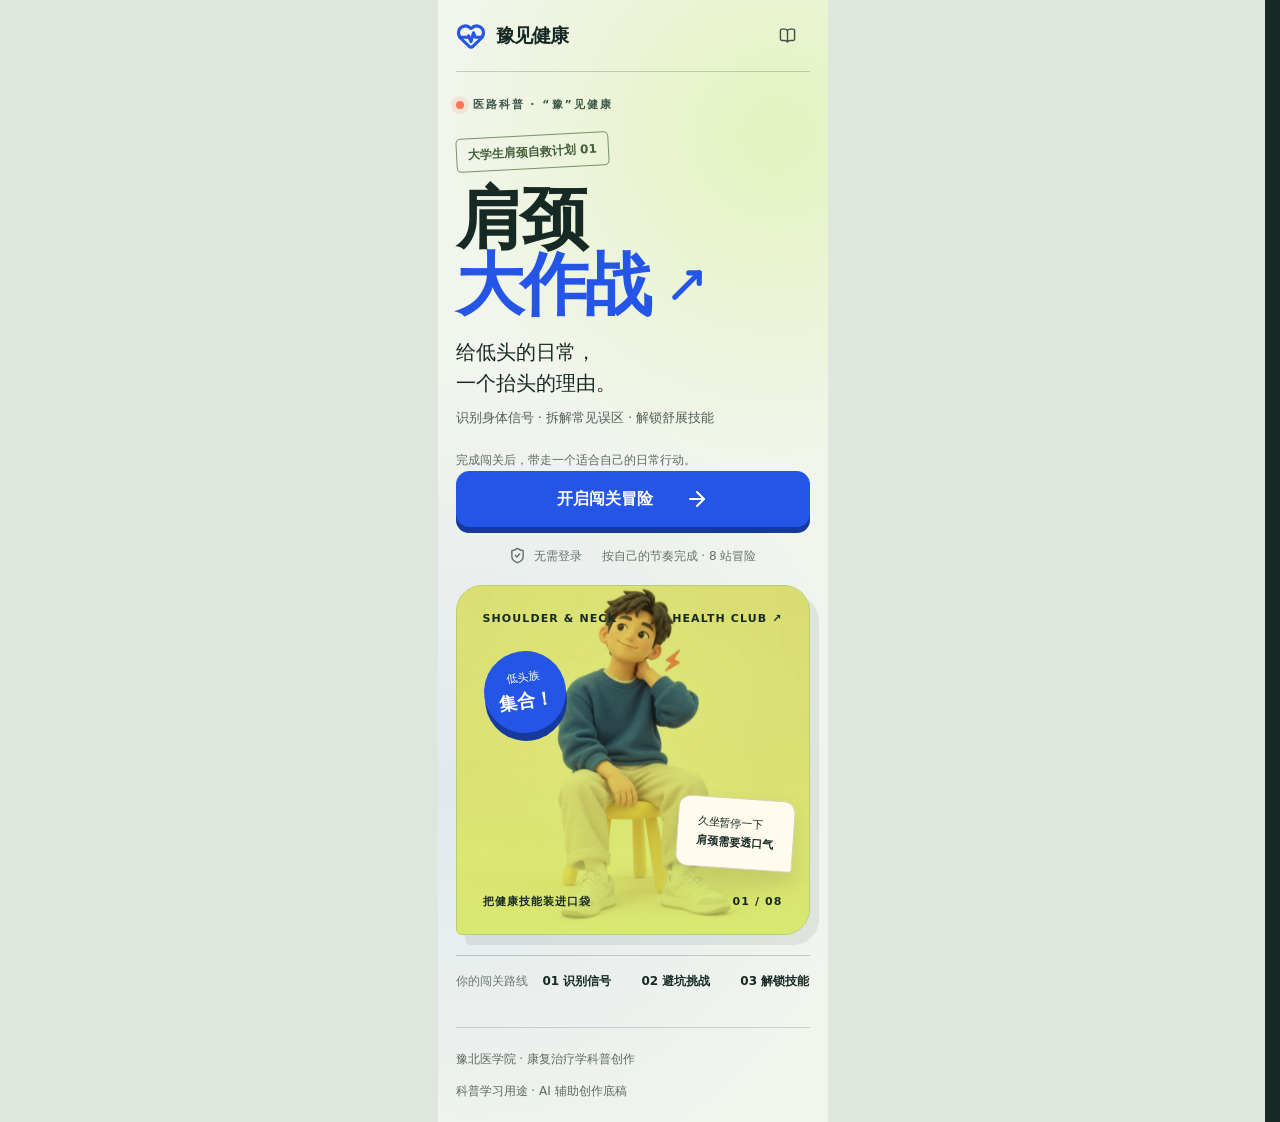
<file: shoulder/index.html>
<!doctype html>
<html lang="zh-CN">
  <head>
    <meta charset="UTF-8" />
    <meta name="viewport" content="width=device-width, initial-scale=1.0, viewport-fit=cover" />
    <title>肩颈大作战 · 豫见健康</title>
    <meta name="description" content="大学生肩颈健康互动闯关：8 站识别信号、拆解误区、解锁舒展技能，带走一份适合自己的日常行动。" />
    <meta name="theme-color" content="#f2f5ee" />
    <meta name="format-detection" content="telephone=no" />

    <!-- 分享卡片（微信 / 社交平台） -->
    <meta property="og:type" content="website" />
    <meta property="og:site_name" content="豫见健康" />
    <meta property="og:title" content="肩颈大作战 · 豫见健康" />
    <meta property="og:description" content="8 站互动闯关，测测你的肩颈劳损指数，解锁一套宿舍就能做的舒展动作。" />
    <meta property="og:image" content="https://health-rumor-quiz.app.workbuddy.host/shoulder/mascot.webp" />
    <meta property="og:image:width" content="800" />
    <meta property="og:image:height" content="800" />
    <meta property="og:url" content="https://health-rumor-quiz.app.workbuddy.host/shoulder/" />
    <meta name="twitter:card" content="summary_large_image" />

    <link rel="icon" href="./favicon.png" sizes="64x64" />
    <link rel="apple-touch-icon" href="./apple-touch-icon.png" />

    <link rel="preload" as="image" href="./mascot.webp" />
    <link rel="stylesheet" crossorigin href="./assets/index-CkHyrtWK.css" />
    <link rel="stylesheet" href="./assets/fix.css?v=20261111g" />
    <script src="./assets/videos-inline.js?v=20261111a" async></script>
    <script src="./assets/fix.js?v=20261110o" defer></script>
    <script src="./assets/report.js?v=20261110c" defer></script>
    <script src="./assets/pose.js?v=20261111e" defer></script>
    <script src="./assets/pose-extra.js?v=20261111f" defer></script>
    <script type="module" crossorigin src="./assets/index-4uehr2bd.js"></script>
  </head>
  <body>
    <div id="root"></div>
    <noscript>
      <div style="padding:32px 24px;font:16px/1.8 system-ui,-apple-system,'PingFang SC',sans-serif;color:#172925;background:#f2f5ee;min-height:100vh">
        <h1 style="font-size:22px;margin:0 0 12px">肩颈大作战 · 豫见健康</h1>
        <p style="margin:0 0 8px">本页是互动闯关，需要开启 JavaScript 才能体验。</p>
        <p style="margin:0;color:#4f6058">请在浏览器设置中允许 JavaScript，或换用微信 / 手机自带浏览器打开。</p>
      </div>
    </noscript>
  </body>
</html>
</file>
<file: shoulder/assets/fix.css>
/* ===== 体验修复补丁 v1 =====
   1. 安全区适配（刘海屏 / 底部 Home 条）
   2. 触摸目标放大到 44px
   3. 文字对比度提升到 WCAG AA
   4. 弹层打开时锁定背景滚动
   5. 标题换行与可读性微调
   ================================= */

:root {
  --sat: env(safe-area-inset-top, 0px);
  --sab: env(safe-area-inset-bottom, 0px);
  --sal: env(safe-area-inset-left, 0px);
  --sar: env(safe-area-inset-right, 0px);
}

html {
  -webkit-text-size-adjust: 100%;
  scrollbar-gutter: stable;
}

body {
  overscroll-behavior-y: contain;
}

/* ---------- 1. 安全区 ---------- */
.site {
  padding-top: var(--sat) !important;
  padding-bottom: var(--sab) !important;
  padding-left: calc(18px + var(--sal)) !important;
  padding-right: calc(18px + var(--sar)) !important;
  min-height: 100vh;
  min-height: 100dvh;
}

/* 弹层：给刘海与底部手势条留出空间 */
[role="dialog"],
[role="alertdialog"] {
  max-height: calc(100dvh - 24px - var(--sat) - var(--sab));
  overflow-y: auto;
  overscroll-behavior: contain;
  -webkit-overflow-scrolling: touch;
}

/* ---------- 2. 触摸目标 ---------- */
button,
[role="button"],
a {
  touch-action: manipulation;
  -webkit-tap-highlight-color: rgba(23, 41, 37, 0.09);
}

.text-button {
  min-width: 44px;
  min-height: 44px;
  justify-content: center;
  padding: 10px 12px;
  border-radius: 10px;
}
.text-button:active {
  background: rgba(23, 41, 37, 0.06);
}

[role="dialog"] button[data-fix-close="1"],
[role="dialog"] button[aria-label="Close"] {
  min-width: 44px;
  min-height: 44px;
  margin: -8px -8px -8px 0;
  border-radius: 12px;
}

/* ---------- 3. 对比度（原 3.82:1 / 4.48:1 → 5.3:1 以上） ---------- */
.muted {
  color: #5a6a62 !important;
}
.sub {
  color: #4f6058 !important;
}
.foot {
  color: #5a6a62 !important;
  font-size: 12px;
}

/* ---------- 4. 弹层锁定背景滚动 ---------- */
html:has([role="dialog"]),
html:has([role="alertdialog"]),
html[data-modal-open] {
  overflow: hidden !important;
  overscroll-behavior: none;
}
html:has([role="dialog"]) body,
html[data-modal-open] body {
  overflow: hidden !important;
  overscroll-behavior: contain;
}
/* 注意：不要在 body 上设 touch-action:none，会让弹层内部也滚不动，
   背景手势由 fix.js 的 wheel / touchmove 拦截处理 */

/* ---------- 5. 排版微调 ---------- */
h1,
h2 {
  text-wrap: balance;
}
h1 {
  overflow-wrap: break-word;
}

/* 视频封面兜底：加载中不再是一片黑 */
.fix-video-wrap {
  position: relative;
  line-height: 0;
}
.fix-video-wrap video {
  background: #e8eddf;
}
.fix-play {
  position: absolute;
  left: 50%;
  top: 50%;
  transform: translate(-50%, -50%);
  display: inline-flex;
  align-items: center;
  gap: 8px;
  min-height: 44px;
  padding: 0 20px;
  border: 0;
  border-radius: 999px;
  background: rgba(23, 41, 37, 0.82);
  color: #f4f7ee;
  font-size: 14px;
  font-weight: 700;
  letter-spacing: 1px;
  cursor: pointer;
  backdrop-filter: blur(4px);
  box-shadow: 0 6px 20px rgba(23, 41, 37, 0.28);
}
.fix-play:active {
  transform: translate(-50%, -50%) scale(0.96);
}
.fix-play-icon {
  font-size: 13px;
  line-height: 1;
}

/* 视频彻底加载不出来时的分解图兜底 */
.fix-poster {
  display: block;
  width: 100%;
  aspect-ratio: 5 / 3;
  object-fit: cover;
  background: #e8eddf;
  border-radius: inherit;
}
.fix-video-tip {
  margin: 8px 0 0;
  font-size: 12px;
  line-height: 1.6;
  color: #5a6a62;
}

/* ---------- 6. 小字号可读性 ---------- */@media (max-width: 767px) {
  .tag,
  .edition {
    font-size: 12px;
  }
}

/* 减少动态效果：保留系统级降级，仅补充过渡清零 */
@media (prefers-reduced-motion: reduce) {
  *,
  *::before,
  *::after {
    animation-duration: 0.001ms !important;
    animation-iteration-count: 1 !important;
    transition-duration: 0.001ms !important;
    scroll-behavior: auto !important;
  }
}

/* ---------- 7. 动作演示弹层：强制成“视口底部弹层” ----------
   原弹层用 top:50% + translate:-50% 居中，在部分微信 WebView 上
   会算成相对整页定位，导致弹层掉到屏幕下半部、内容被裁掉。
   这里直接接管：贴底、限高、内部滚动，位置由 fitSheet() 兜底校正。 */
[role="dialog"].exercise-dialog {
  position: fixed !important;
  top: auto !important;
  bottom: 0 !important;
  left: 0 !important;
  right: 0 !important;
  margin: 0 auto !important;
  width: 100% !important;
  max-width: 560px !important;
  max-height: 88vh !important;
  translate: none !important;
  transform: none !important;
  animation: none !important;
  border: 0 !important;
  border-radius: 22px 22px 0 0 !important;
  padding: 18px 18px calc(18px + env(safe-area-inset-bottom, 0px)) !important;
  overflow-y: auto !important;
  -webkit-overflow-scrolling: touch;
  overscroll-behavior: contain;
  background: #fff !important;
  box-shadow: 0 -18px 60px rgba(16, 31, 25, 0.28) !important;
  z-index: 70 !important;
}

[role="dialog"].exercise-dialog video {
  width: 100% !important;
  height: auto !important;
  aspect-ratio: 5 / 3;
  max-height: 46vh;
  object-fit: cover;
  border-radius: 12px;
  background: #dfe7de;
  display: block !important;
  margin: 12px 0 6px !important;
}

[role="dialog"].exercise-dialog [data-slot="dialog-title"],
[role="dialog"].exercise-dialog h2 {
  font-size: 23px !important;
  line-height: 1.3 !important;
  font-weight: 900 !important;
  letter-spacing: -0.5px !important;
  margin: 0 44px 6px 0 !important;
}
[role="dialog"].exercise-dialog [data-slot="dialog-description"] {
  font-size: 13px !important;
  line-height: 1.7 !important;
  color: #4f6058 !important;
  margin: 0 0 2px !important;
}
[role="dialog"].exercise-dialog p {
  font-size: 14px;
  line-height: 1.75;
}
[role="dialog"].exercise-dialog small {
  display: block;
  color: #5a6a62;
  font-size: 12px;
  margin-top: 8px;
}

/* ---------- 场景插画：加载期间先显示模糊底图，避免出现空白灰块 ---------- */
.clue-scene {
  background-image: url("[data-uri]");
  background-size: cover;
  background-position: center;
  background-repeat: no-repeat;
}

/* ---------- 习惯自查结果卡：把「你的派系」做成这张卡的视觉主角 ---------- */
.habit-result.has-faction {
  box-shadow: 13px 15px #17292517, 0 0 0 2px var(--faction-accent, #c8f061) inset;
}

.habit-result.has-faction::before {
  content: "";
  position: absolute;
  left: 0;
  top: 0;
  right: 0;
  height: 6px;
  background: linear-gradient(90deg, var(--faction-accent, #c8f061), transparent 82%);
}

.fix-faction-head {
  display: flex;
  align-items: center;
  gap: 8px;
  flex-wrap: wrap;
  margin-top: 2px;
}

.fix-faction-badge {
  display: inline-flex;
  align-items: center;
  background: var(--faction-accent, #c8f061);
  color: #10261f;
  font-size: 11px;
  font-weight: 900;
  letter-spacing: 0.14em;
  padding: 5px 11px;
  border-radius: 999px;
  box-shadow: 0 2px 10px #0000002e;
}

.fix-faction-hint {
  color: #dbe4ff;
  font-size: 12px;
  letter-spacing: 0.02em;
}

.habit-result.has-faction .eyebrow {
  color: #b9cbf5;
  font-size: 11px;
  letter-spacing: 0.18em;
}

.habit-result.has-faction h2 {
  display: inline-block;
  margin: 10px 0 4px -12px;
  padding: 4px 14px 6px;
  font-size: 52px;
  line-height: 1.02;
  font-weight: 900;
  letter-spacing: -0.03em;
  border-radius: 12px;
  color: var(--faction-accent, #c8f061);
  background: linear-gradient(100deg, #06152c4d, #06152c1a 82%);
  box-shadow: inset 4px 0 0 var(--faction-accent, #c8f061), 0 10px 30px #0000002e;
  text-shadow: 0 2px 14px #04101f40;
}

.habit-result.has-faction h2::after {
  content: "";
  display: block;
  width: 96px;
  height: 7px;
  margin-top: 9px;
  border-radius: 999px;
  background: var(--faction-accent, #c8f061);
  box-shadow: 0 0 18px var(--faction-accent, #c8f061);
}

@media (max-width: 640px) {
  .habit-result.has-faction {
    box-shadow: 8px 9px #17292517, 0 0 0 2px var(--faction-accent, #c8f061) inset;
  }

  .habit-result.has-faction h2 {
    font-size: 40px;
    padding: 3px 12px 5px;
    margin-left: -10px;
  }
}

/* 派系建议文案：跟着派系上色，形成「鼓励 → 注意」的过渡 */
.habit-result.has-faction h2 + p {
  color: var(--faction-tint, #e2f6b4);
  line-height: 1.62;
  margin-top: 4px;
}

/* 卡头的盾牌图标：主包写死 color:var(--lime)，这里跟着派系走，
   否则黄派/橙派卡上会顶着一个青柠绿的盾牌，和下方标题打架 */
.habit-result.has-faction > svg {
  color: var(--faction-accent, #c8f061);
}

/* 右下角的装饰圆环同理：原来固定青柠绿 .2 透明度 */
.habit-result.has-faction:after {
  border-color: var(--faction-soft, rgba(200, 240, 97, 0.26));
}

/* ============================================================
   8. 动效层
   原站几乎是硬切：换站瞬间内容整体替换，没有任何过渡。
   这里只在补丁层加动效，不碰主包。全部只动 opacity / transform /
   scale，不触发重排，低端机也不掉帧。
   注意：本文件前段的 prefers-reduced-motion 规则用 * 兜底，
   这些动画会被自动清零，无需重复处理。
   ============================================================ */

/* ---- 8.1 切站入场 ----
   React 切站时只改 .site 的 class（site page-N），节点被复用，
   同名动画不会重播。所以给 0~7 各绑一个不同名的 keyframes，
   class 一变，animation-name 就变，动画自然重新开始。 */
@keyframes fix-site-in-0 {
  from { opacity: 0; transform: translateY(10px); }
  to   { opacity: 1; transform: none; }
}
@keyframes fix-site-in-1 {
  from { opacity: 0; transform: translateY(10px); }
  to   { opacity: 1; transform: none; }
}
@keyframes fix-site-in-2 {
  from { opacity: 0; transform: translateY(10px); }
  to   { opacity: 1; transform: none; }
}
@keyframes fix-site-in-3 {
  from { opacity: 0; transform: translateY(10px); }
  to   { opacity: 1; transform: none; }
}
@keyframes fix-site-in-4 {
  from { opacity: 0; transform: translateY(10px); }
  to   { opacity: 1; transform: none; }
}
@keyframes fix-site-in-5 {
  from { opacity: 0; transform: translateY(10px); }
  to   { opacity: 1; transform: none; }
}
@keyframes fix-site-in-6 {
  from { opacity: 0; transform: translateY(10px); }
  to   { opacity: 1; transform: none; }
}
@keyframes fix-site-in-7 {
  from { opacity: 0; transform: translateY(10px); }
  to   { opacity: 1; transform: none; }
}

/* 用 backwards：动画结束后不保留，.site 回到干净的 transform:none，
   避免它长期被当成 transform 容器，影响内部 position:fixed 的点阵底纹 */
.site {
  animation: fix-site-in-0 0.34s cubic-bezier(0.22, 0.9, 0.28, 1) backwards;
}
.site.page-1 { animation-name: fix-site-in-1; }
.site.page-2 { animation-name: fix-site-in-2; }
.site.page-3 { animation-name: fix-site-in-3; }
.site.page-4 { animation-name: fix-site-in-4; }
.site.page-5 { animation-name: fix-site-in-5; }
.site.page-6 { animation-name: fix-site-in-6; }
.site.page-7 { animation-name: fix-site-in-7; }

/* ---- 8.2 站内内容依次浮入 ----
   同屏多张卡片时给一点时间差，比一起出现更有层次。 */
@keyframes fix-rise {
  from { opacity: 0; transform: translateY(12px); }
  to   { opacity: 1; transform: none; }
}

.quiz-list > *,
.signal-card,
.habit-option,
.action-picker > *,
.card-action,
.play-heading {
  animation: fix-rise 0.44s cubic-bezier(0.22, 0.9, 0.28, 1) both;
}

.quiz-list > :nth-child(2),
.signal-card:nth-child(2),
.habit-option:nth-child(2),
.action-picker > :nth-child(2) { animation-delay: 0.05s; }

.quiz-list > :nth-child(3),
.signal-card:nth-child(3),
.habit-option:nth-child(3),
.action-picker > :nth-child(3) { animation-delay: 0.1s; }

.quiz-list > :nth-child(4),
.signal-card:nth-child(4),
.habit-option:nth-child(4) { animation-delay: 0.15s; }

.quiz-list > :nth-child(5),
.signal-card:nth-child(5),
.habit-option:nth-child(5) { animation-delay: 0.2s; }

/* 标题比卡片早半拍，读起来是「先看到在哪儿，再看到有什么」 */
.play-heading { animation-delay: 0.02s; }

/* ---- 8.3 派系结果卡：让「算出来」这件事有过程感 ---- */
@keyframes fix-pop {
  from { opacity: 0; transform: scale(0.82); }
  to   { opacity: 1; transform: none; }
}
@keyframes fix-slide-right {
  from { opacity: 0; transform: translateX(-14px); }
  to   { opacity: 1; transform: none; }
}
@keyframes fix-grow-line {
  from { opacity: 0; width: 0; }
  to   { opacity: 1; width: 96px; }
}

.habit-result.has-faction {
  animation: fix-rise 0.46s cubic-bezier(0.22, 0.9, 0.28, 1) both;
}

.habit-result.has-faction .fix-faction-head {
  animation: fix-pop 0.5s cubic-bezier(0.2, 1.4, 0.4, 1) 0.14s both;
}

.habit-result.has-faction h2 {
  animation: fix-slide-right 0.5s cubic-bezier(0.22, 0.9, 0.28, 1) 0.2s both;
}

.habit-result.has-faction h2::after {
  animation: fix-grow-line 0.46s cubic-bezier(0.22, 0.9, 0.28, 1) 0.42s both;
}

/* ---- 8.4 按压反馈 ----
   用独立的 scale 属性，不覆盖元素已有的 transform 和 transition，
   绝对居中的按钮（translate -50%）不会因此跳位，原有的
   颜色/阴影过渡也照旧。 */
button:not(:disabled):active,
[role="button"]:active,
[role="radio"]:active,
.habit-option:active,
.clue-hint-button:active {
  scale: 0.972;
}

/* ---- 8.5 进度条走位 ----
   Radix 的 indicator 靠 transform 平移，给个缓动就不再生硬跳格。 */
[role="progressbar"] > * {
  transition: transform 0.5s cubic-bezier(0.3, 0.8, 0.3, 1);
}

/* ---- 8.6 动作演示弹层 ----
   弹层位置由 fitSheet() 用 getBoundingClientRect 实测校正，所以外层
   绝不能加位移（会量偏）。只在透明度和内层内容上做文章。 */
@keyframes fix-fade-in {
  from { opacity: 0; }
  to   { opacity: 1; }
}

[role="dialog"].exercise-dialog {
  animation: fix-fade-in 0.22s ease-out both !important;
}

[role="dialog"].exercise-dialog > * {
  animation: fix-rise 0.34s cubic-bezier(0.22, 0.9, 0.28, 1) 0.05s both;
}

/* ---- 动作视频上的派系盾牌
   视频画面里的字是烧进 mp4 的，只能在上面叠一层浮标；
   位置由 JS 每帧按 video 实测矩形写入 left / top。 */
.fix-video-badge {
  position: fixed;
  z-index: 90;
  width: 42px;
  height: 42px;
  display: flex;
  align-items: center;
  justify-content: center;
  border-radius: 999px;
  color: var(--badge-accent, #c8f061);
  background: rgba(9, 24, 17, 0.78);
  box-shadow: inset 0 0 0 1px rgba(255, 255, 255, 0.16), 0 8px 20px rgba(0, 0, 0, 0.34);
  pointer-events: none;
  animation: fix-badge-pop 0.36s cubic-bezier(0.22, 0.9, 0.28, 1);
}

@keyframes fix-badge-pop {
  from {
    opacity: 0;
    transform: scale(0.84);
  }
  to {
    opacity: 1;
    transform: scale(1);
  }
}

@media (prefers-reduced-motion: reduce) {
  .fix-video-badge {
    animation: none;
  }
}
</file>
